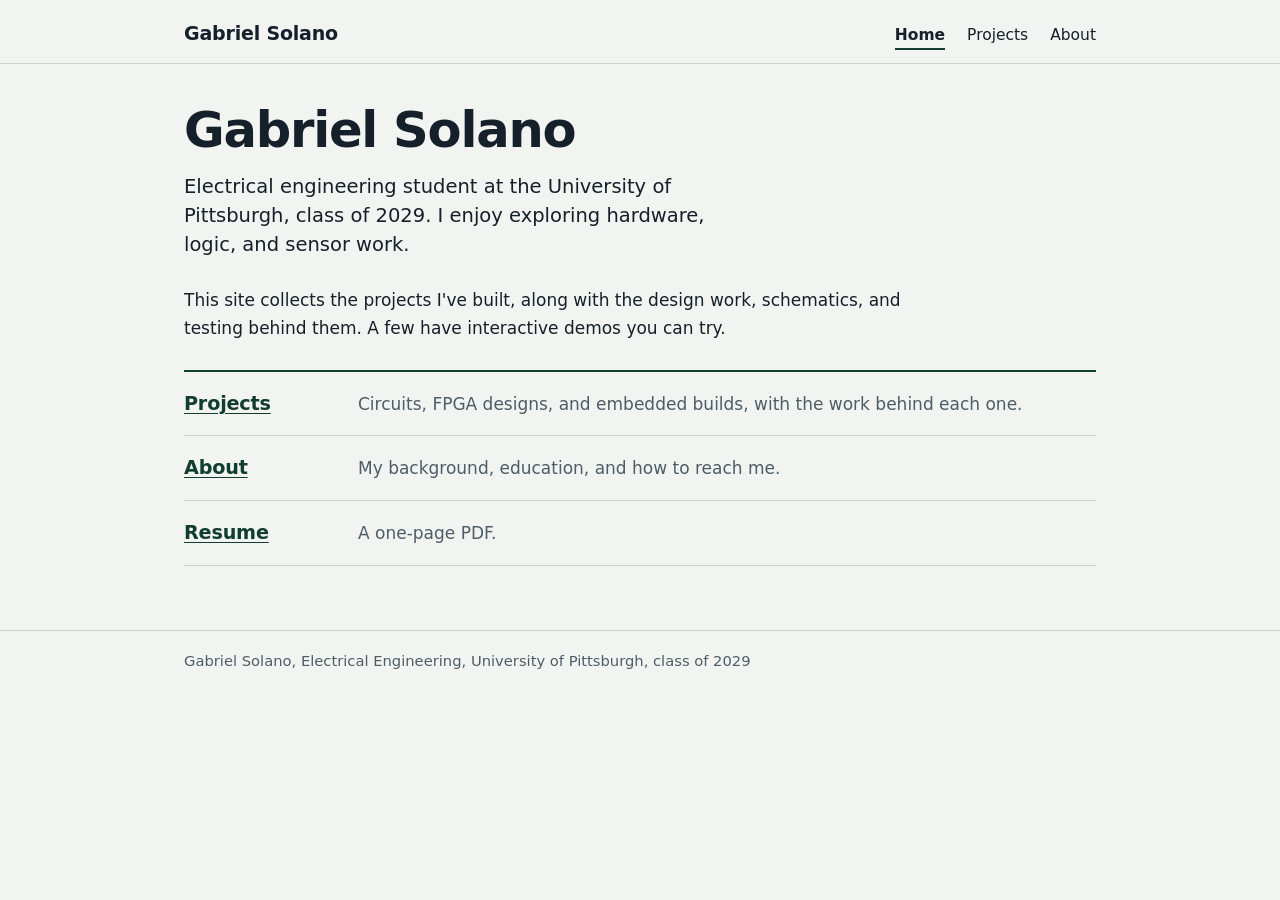
<file: index.html>
<!DOCTYPE html>
<html lang="en">
<head>
<meta charset="utf-8">
<meta name="viewport" content="width=device-width, initial-scale=1">
<title>Gabriel Solano | Portfolio</title>
<meta name="description" content="Projects by Gabriel Solano, electrical engineering student at the University of Pittsburgh.">
<link rel="stylesheet" href="style.css">
</head>
<body>
<a class="skip" href="#main">Skip to content</a>
<header class="site"><div class="wrap">
<a class="brand" href="index.html">Gabriel Solano</a>
<nav aria-label="Main"><ul><li><a href="index.html" aria-current="page">Home</a></li><li><a href="projects.html">Projects</a></li><li><a href="about.html">About</a></li></ul></nav>
</div></header>
<main id="main"><div class="wrap">
<h1>Gabriel Solano</h1>
<p class="lede">Electrical engineering student at the University of Pittsburgh, class of 2029. I enjoy exploring hardware, logic, and sensor work.</p>
<p>This site collects the projects I've built, along with the design work, schematics, and testing behind them. A few have interactive demos you can try.</p>
<ul class="quick">
<li><a href="projects.html">Projects</a><span>Circuits, FPGA designs, and embedded builds, with the work behind each one.</span></li>
<li><a href="about.html">About</a><span>My background, education, and how to reach me.</span></li>
<li><a href="Gabriel_Solano_Resume.pdf">Resume</a><span>A one-page PDF.</span></li>
</ul>
</div></main>
<footer class="site"><div class="wrap">Gabriel Solano, Electrical Engineering, University of Pittsburgh, class of 2029</div></footer>

</body>
</html>
</file>
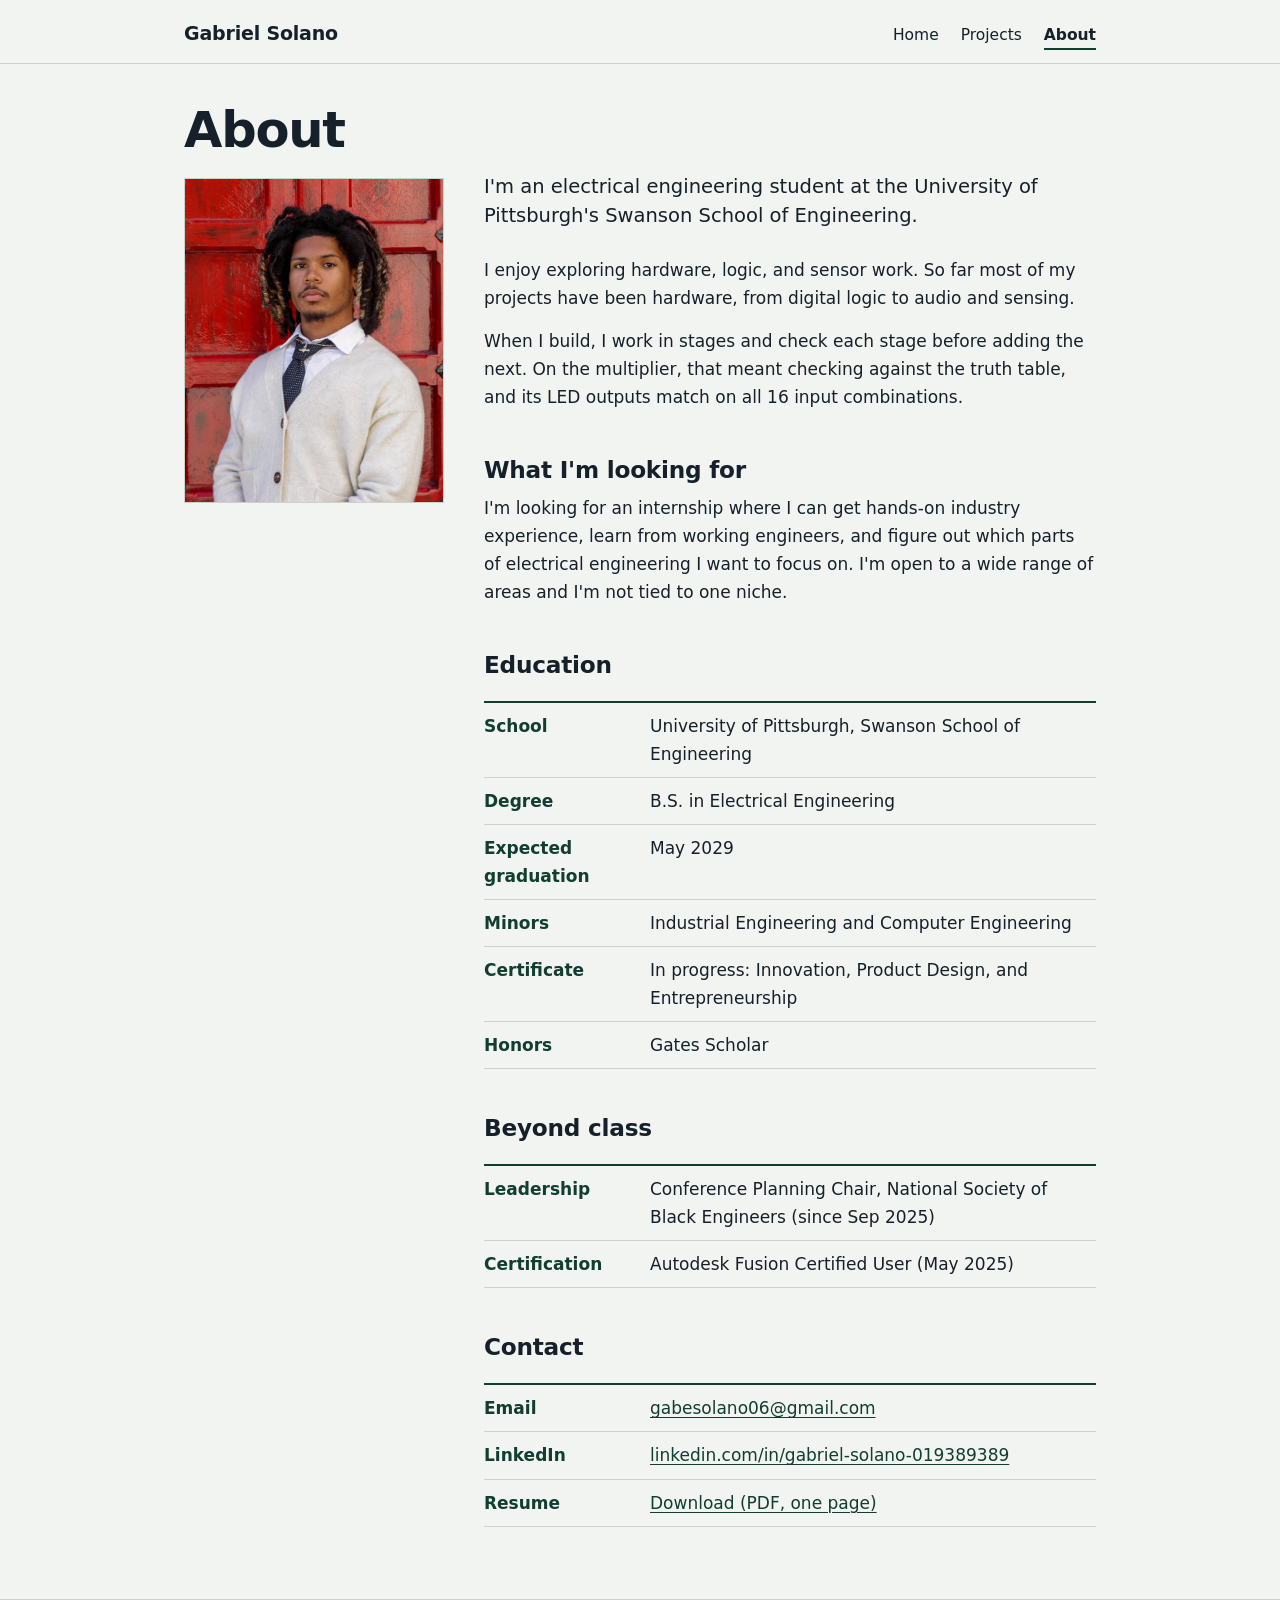
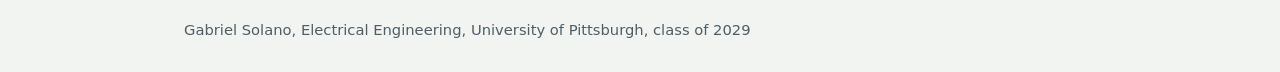
<file: about.html>
<!DOCTYPE html>
<html lang="en">
<head>
<meta charset="utf-8">
<meta name="viewport" content="width=device-width, initial-scale=1">
<title>About | Gabriel Solano</title>
<meta name="description" content="About Gabriel Solano, electrical engineering student at the University of Pittsburgh, expected graduation May 2029.">
<link rel="stylesheet" href="style.css">
</head>
<body>
<a class="skip" href="#main">Skip to content</a>
<header class="site"><div class="wrap">
<a class="brand" href="index.html">Gabriel Solano</a>
<nav aria-label="Main"><ul><li><a href="index.html">Home</a></li><li><a href="projects.html">Projects</a></li><li><a href="about.html" aria-current="page">About</a></li></ul></nav>
</div></header>
<main id="main"><div class="wrap">
<h1>About</h1>
<div class="about-grid">
<figure class="portrait"><img src="headshot.jpg" alt="Gabriel Solano in a white shirt, dark tie, and cream cardigan, standing in front of a red wooden door." width="800" height="939"></figure>
<div class="about-text">
<p class="lede">I'm an electrical engineering student at the University of Pittsburgh's Swanson School of Engineering.</p>
<p>I enjoy exploring hardware, logic, and sensor work. So far most of my projects have been hardware, from digital logic to audio and sensing.</p>
<p>When I build, I work in stages and check each stage before adding the next. On the multiplier, that meant checking against the truth table, and its LED outputs match on all 16 input combinations.</p>
<h2>What I'm looking for</h2>
<p>I'm looking for an internship where I can get hands-on industry experience, learn from working engineers, and figure out which parts of electrical engineering I want to focus on. I'm open to a wide range of areas and I'm not tied to one niche.</p>
<h2>Education</h2>
<dl class="facts"><div><dt>School</dt><dd>University of Pittsburgh, Swanson School of Engineering</dd></div><div><dt>Degree</dt><dd>B.S. in Electrical Engineering</dd></div><div><dt>Expected graduation</dt><dd>May 2029</dd></div><div><dt>Minors</dt><dd>Industrial Engineering and Computer Engineering</dd></div><div><dt>Certificate</dt><dd>In progress: Innovation, Product Design, and Entrepreneurship</dd></div><div><dt>Honors</dt><dd>Gates Scholar</dd></div></dl>
<h2>Beyond class</h2>
<dl class="facts"><div><dt>Leadership</dt><dd>Conference Planning Chair, National Society of Black Engineers (since Sep 2025)</dd></div><div><dt>Certification</dt><dd>Autodesk Fusion Certified User (May 2025)</dd></div></dl>
<h2>Contact</h2>
<dl class="facts"><div><dt>Email</dt><dd><a href="mailto:gabesolano06@gmail.com">gabesolano06@gmail.com</a></dd></div><div><dt>LinkedIn</dt><dd><a href="https://www.linkedin.com/in/gabriel-solano-019389389/">linkedin.com/in/gabriel-solano-019389389</a></dd></div><div><dt>Resume</dt><dd><a href="Gabriel_Solano_Resume.pdf">Download (PDF, one page)</a></dd></div></dl>
</div>
</div>
</div></main>
<footer class="site"><div class="wrap">Gabriel Solano, Electrical Engineering, University of Pittsburgh, class of 2029</div></footer>

</body>
</html>
</file>
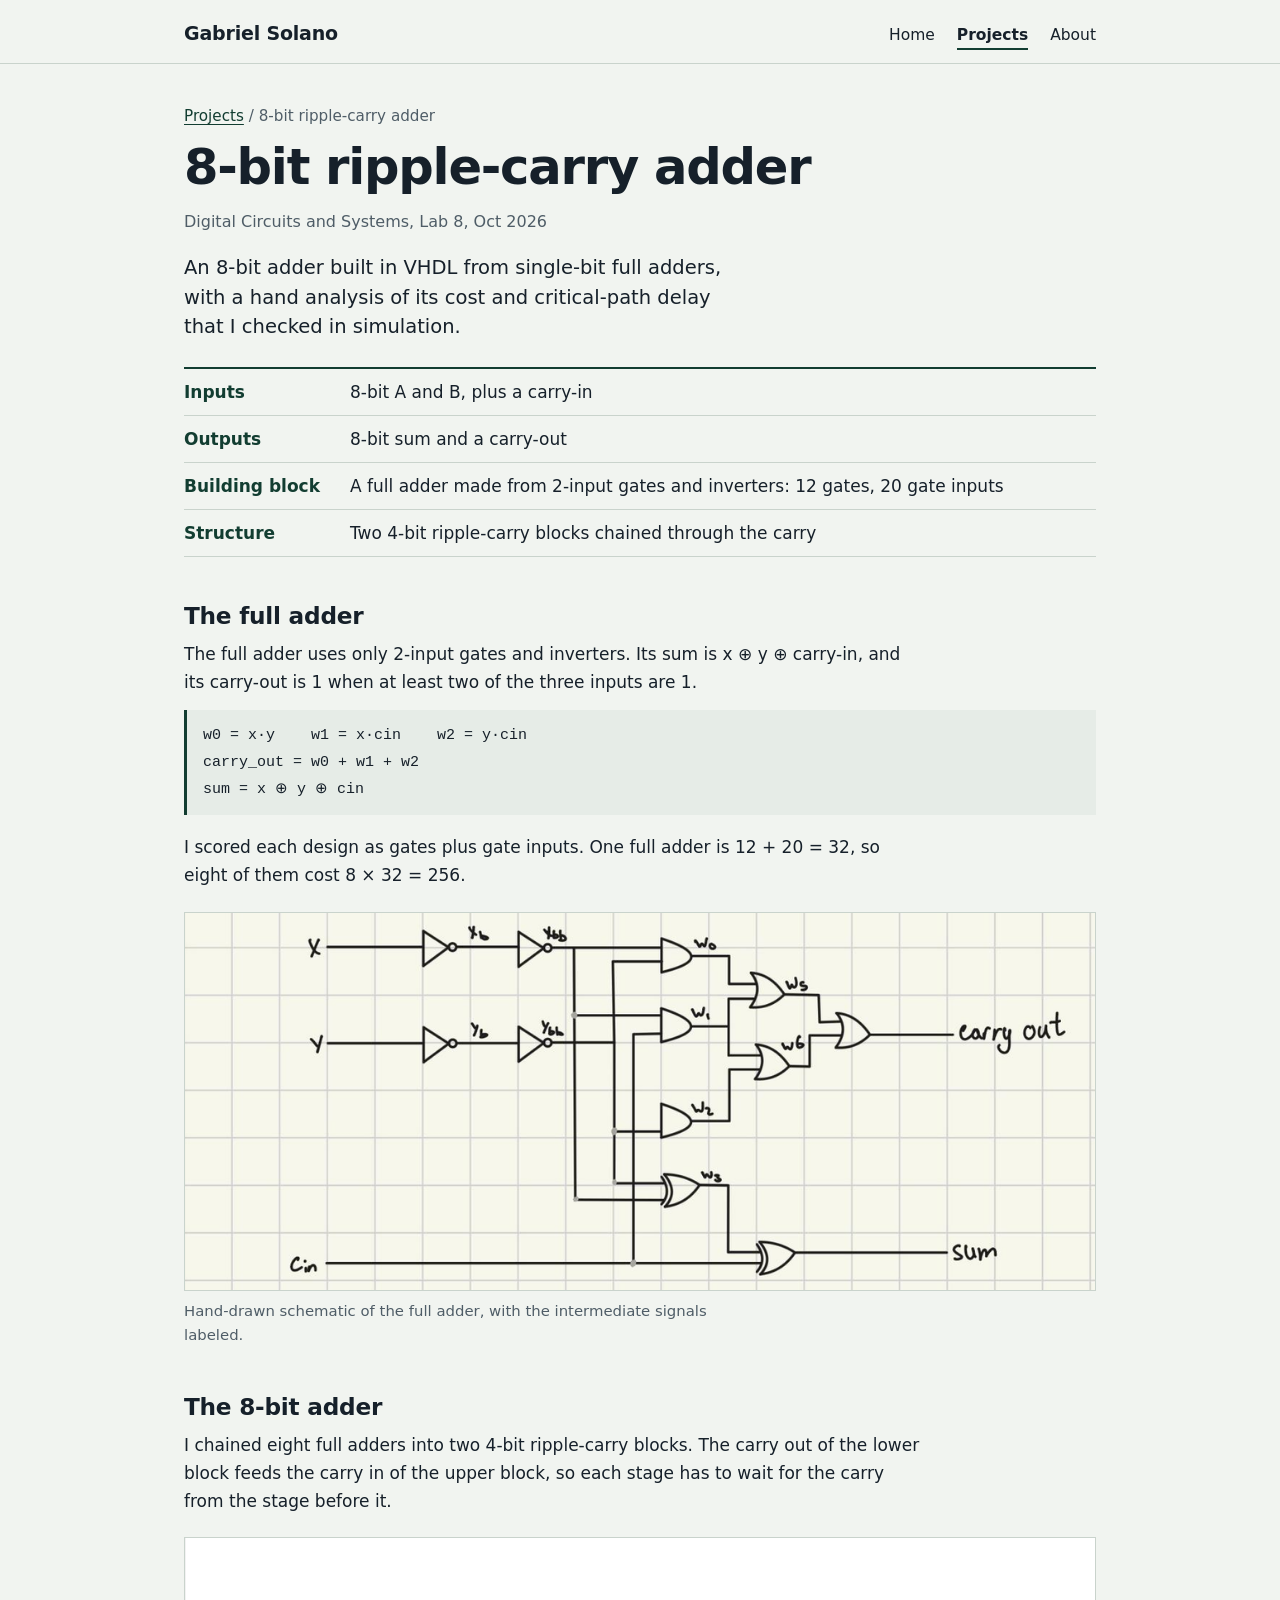
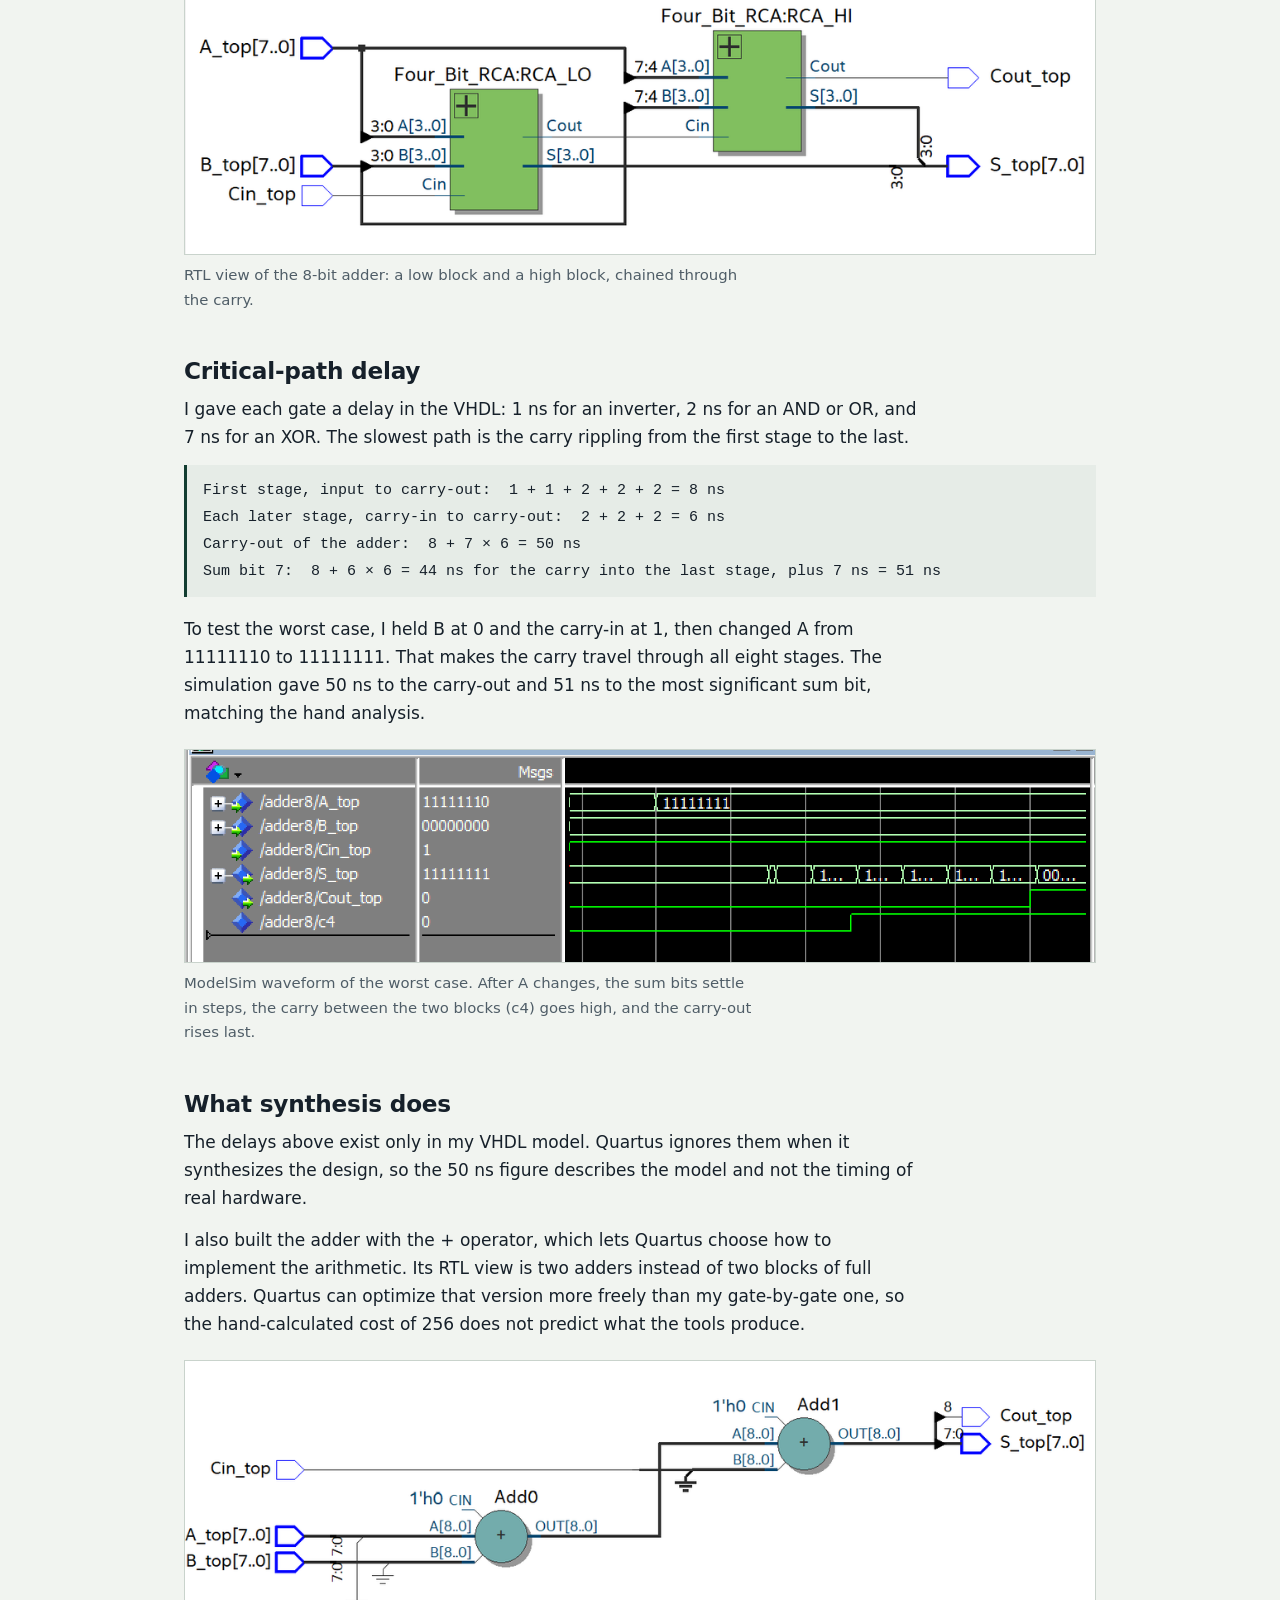
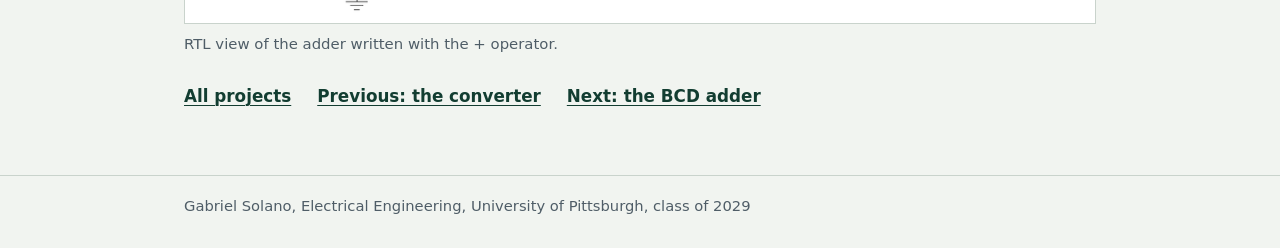
<file: adder.html>
<!DOCTYPE html>
<html lang="en">
<head>
<meta charset="utf-8">
<meta name="viewport" content="width=device-width, initial-scale=1">
<title>8-bit ripple-carry adder | Gabriel Solano</title>
<meta name="description" content="An 8-bit ripple-carry adder in VHDL with hand-calculated cost and critical-path delay checked in ModelSim.">
<link rel="stylesheet" href="style.css">
</head>
<body>
<a class="skip" href="#main">Skip to content</a>
<header class="site"><div class="wrap">
<a class="brand" href="index.html">Gabriel Solano</a>
<nav aria-label="Main"><ul><li><a href="index.html">Home</a></li><li><a href="projects.html" aria-current="page">Projects</a></li><li><a href="about.html">About</a></li></ul></nav>
</div></header>
<main id="main"><div class="wrap">
<p class="crumb"><a href="projects.html">Projects</a> / 8-bit ripple-carry adder</p>
<h1>8-bit ripple-carry adder</h1>
<p class="sub">Digital Circuits and Systems, Lab 8, Oct 2026</p>
<p class="lede">An 8-bit adder built in VHDL from single-bit full adders, with a hand analysis of its cost and critical-path delay that I checked in simulation.</p>
<dl class="facts"><div><dt>Inputs</dt><dd>8-bit A and B, plus a carry-in</dd></div><div><dt>Outputs</dt><dd>8-bit sum and a carry-out</dd></div><div><dt>Building block</dt><dd>A full adder made from 2-input gates and inverters: 12 gates, 20 gate inputs</dd></div><div><dt>Structure</dt><dd>Two 4-bit ripple-carry blocks chained through the carry</dd></div></dl>
<h2>The full adder</h2>
<p>The full adder uses only 2-input gates and inverters. Its sum is x ⊕ y ⊕ carry-in, and its carry-out is 1 when at least two of the three inputs are 1.</p>
<pre class="eq">w0 = x·y    w1 = x·cin    w2 = y·cin
carry_out = w0 + w1 + w2
sum = x ⊕ y ⊕ cin</pre>
<p>I scored each design as gates plus gate inputs. One full adder is 12 + 20 = 32, so eight of them cost 8 × 32 = 256.</p>
<figure><img src="adder-fulladder-sketch.png" alt="Hand-drawn gate schematic of the full adder with inputs x, y, and cin, intermediate signals w0 to w6, and outputs carry out and sum." loading="lazy"><figcaption>Hand-drawn schematic of the full adder, with the intermediate signals labeled.</figcaption></figure>
<h2>The 8-bit adder</h2>
<p>I chained eight full adders into two 4-bit ripple-carry blocks. The carry out of the lower block feeds the carry in of the upper block, so each stage has to wait for the carry from the stage before it.</p>
<figure><img src="adder-rtl-structural.png" alt="RTL viewer diagram with two 4-bit ripple-carry blocks. The lower block takes the low four bits of A and B and the carry-in, and its carry-out feeds the upper block, which produces the carry-out and the upper sum bits." loading="lazy"><figcaption>RTL view of the 8-bit adder: a low block and a high block, chained through the carry.</figcaption></figure>
<h2>Critical-path delay</h2>
<p>I gave each gate a delay in the VHDL: 1 ns for an inverter, 2 ns for an AND or OR, and 7 ns for an XOR. The slowest path is the carry rippling from the first stage to the last.</p>
<pre class="eq">First stage, input to carry-out:  1 + 1 + 2 + 2 + 2 = 8 ns
Each later stage, carry-in to carry-out:  2 + 2 + 2 = 6 ns
Carry-out of the adder:  8 + 7 × 6 = 50 ns
Sum bit 7:  8 + 6 × 6 = 44 ns for the carry into the last stage, plus 7 ns = 51 ns</pre>
<p>To test the worst case, I held B at 0 and the carry-in at 1, then changed A from 11111110 to 11111111. That makes the carry travel through all eight stages. The simulation gave 50 ns to the carry-out and 51 ns to the most significant sum bit, matching the hand analysis.</p>
<figure><img src="adder-critical-path.png" alt="ModelSim waveform with A_top, B_top, Cin_top, S_top, Cout_top, and c4. After A_top changes from 11111110 to 11111111, the sum bits settle in steps, c4 goes high, and Cout_top goes high last." loading="lazy"><figcaption>ModelSim waveform of the worst case. After A changes, the sum bits settle in steps, the carry between the two blocks (c4) goes high, and the carry-out rises last.</figcaption></figure>
<h2>What synthesis does</h2>
<p>The delays above exist only in my VHDL model. Quartus ignores them when it synthesizes the design, so the 50 ns figure describes the model and not the timing of real hardware.</p>
<p>I also built the adder with the + operator, which lets Quartus choose how to implement the arithmetic. Its RTL view is two adders instead of two blocks of full adders. Quartus can optimize that version more freely than my gate-by-gate one, so the hand-calculated cost of 256 does not predict what the tools produce.</p>
<figure><img src="adder-rtl-operator.png" alt="RTL viewer diagram with two adder blocks. A_top and B_top feed the first adder, and the carry-in feeds the second adder, which produces the sum and carry-out." loading="lazy"><figcaption>RTL view of the adder written with the + operator.</figcaption></figure>
<ul class="links"><li><a href="projects.html">All projects</a></li><li><a href="converter.html">Previous: the converter</a></li><li><a href="bcd-adder.html">Next: the BCD adder</a></li></ul>
</div></main>
<footer class="site"><div class="wrap">Gabriel Solano, Electrical Engineering, University of Pittsburgh, class of 2029</div></footer>

</body>
</html>
</file>
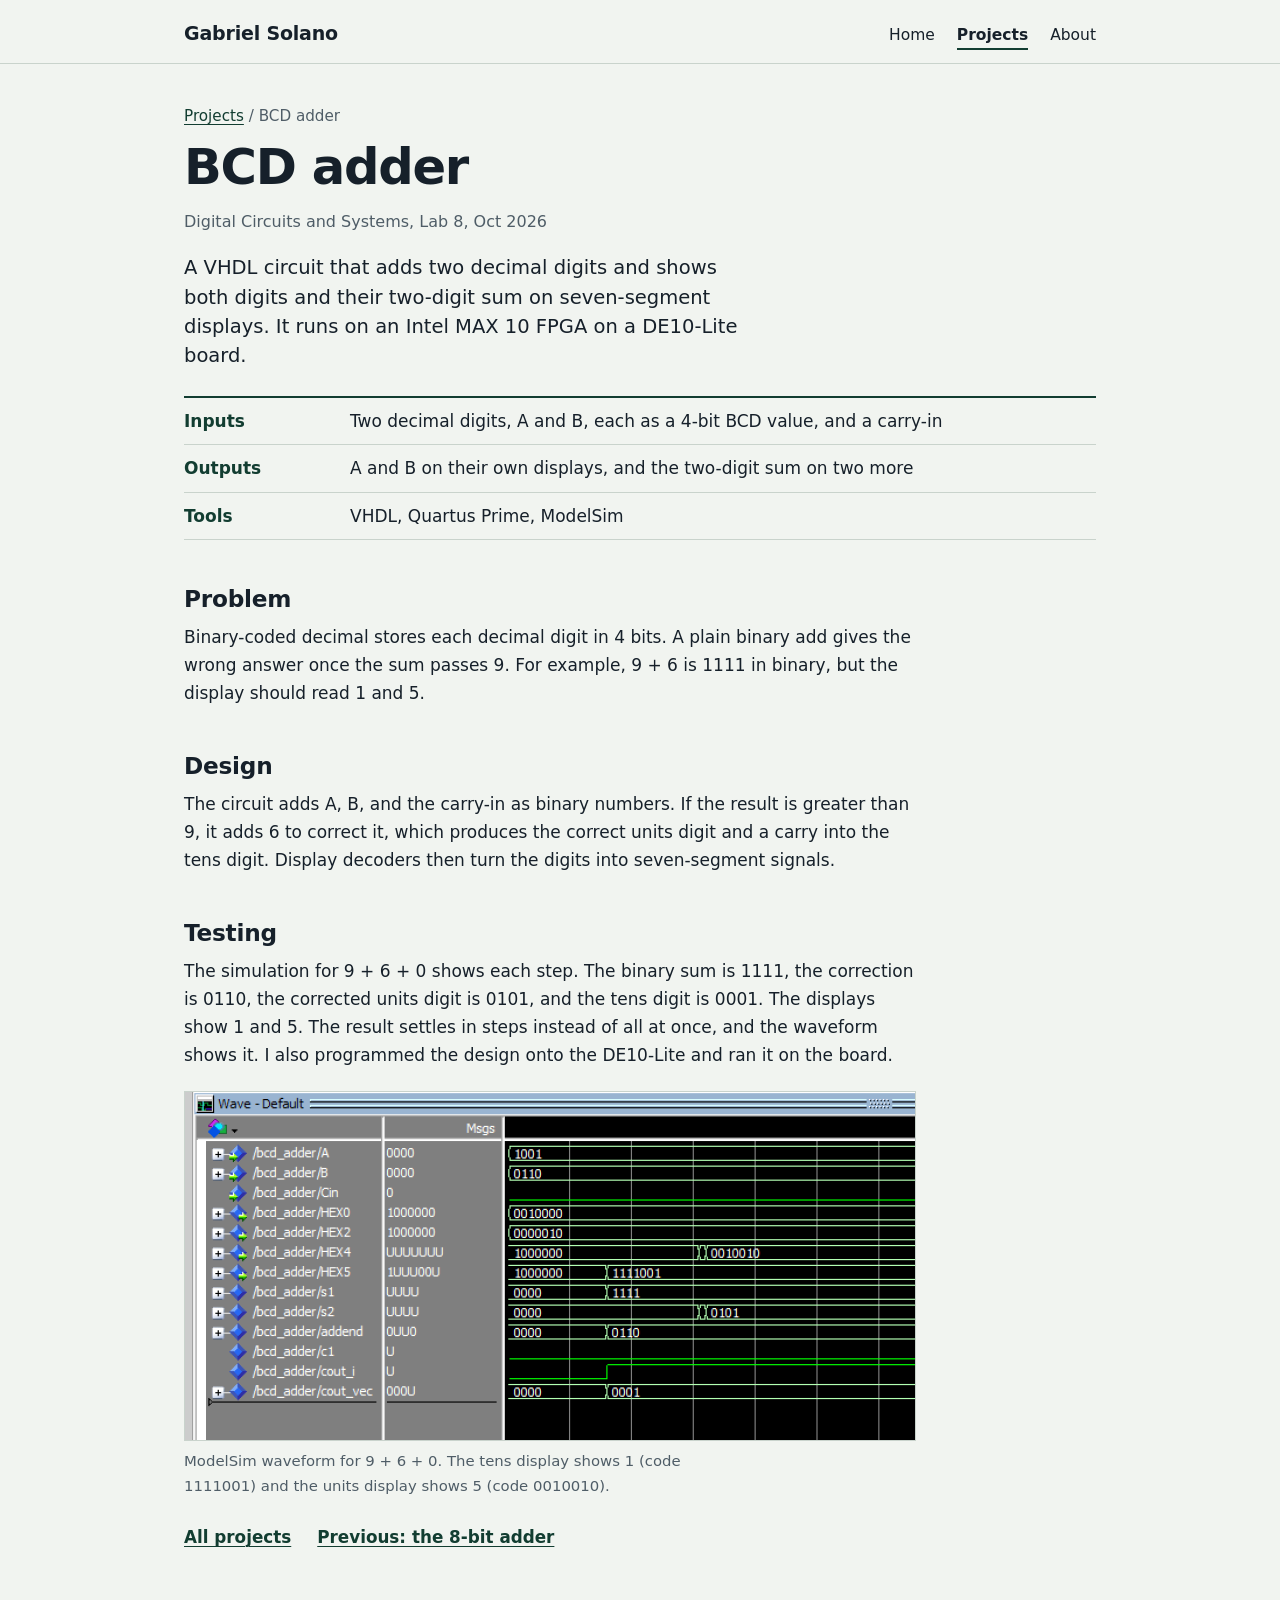
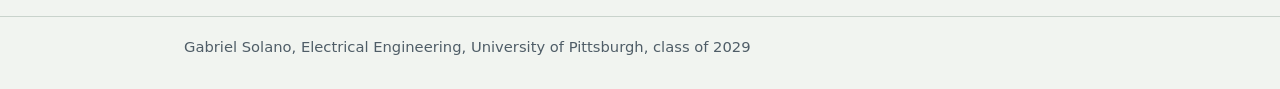
<file: bcd-adder.html>
<!DOCTYPE html>
<html lang="en">
<head>
<meta charset="utf-8">
<meta name="viewport" content="width=device-width, initial-scale=1">
<title>BCD adder | Gabriel Solano</title>
<meta name="description" content="A VHDL BCD adder that adds two decimal digits and shows the two-digit sum on seven-segment displays on an Intel MAX 10 FPGA.">
<link rel="stylesheet" href="style.css">
</head>
<body>
<a class="skip" href="#main">Skip to content</a>
<header class="site"><div class="wrap">
<a class="brand" href="index.html">Gabriel Solano</a>
<nav aria-label="Main"><ul><li><a href="index.html">Home</a></li><li><a href="projects.html" aria-current="page">Projects</a></li><li><a href="about.html">About</a></li></ul></nav>
</div></header>
<main id="main"><div class="wrap">
<p class="crumb"><a href="projects.html">Projects</a> / BCD adder</p>
<h1>BCD adder</h1>
<p class="sub">Digital Circuits and Systems, Lab 8, Oct 2026</p>
<p class="lede">A VHDL circuit that adds two decimal digits and shows both digits and their two-digit sum on seven-segment displays. It runs on an Intel MAX 10 FPGA on a DE10-Lite board.</p>
<dl class="facts"><div><dt>Inputs</dt><dd>Two decimal digits, A and B, each as a 4-bit BCD value, and a carry-in</dd></div><div><dt>Outputs</dt><dd>A and B on their own displays, and the two-digit sum on two more</dd></div><div><dt>Tools</dt><dd>VHDL, Quartus Prime, ModelSim</dd></div></dl>
<h2>Problem</h2>
<p>Binary-coded decimal stores each decimal digit in 4 bits. A plain binary add gives the wrong answer once the sum passes 9. For example, 9 + 6 is 1111 in binary, but the display should read 1 and 5.</p>
<h2>Design</h2>
<p>The circuit adds A, B, and the carry-in as binary numbers. If the result is greater than 9, it adds 6 to correct it, which produces the correct units digit and a carry into the tens digit. Display decoders then turn the digits into seven-segment signals.</p>
<h2>Testing</h2>
<p>The simulation for 9 + 6 + 0 shows each step. The binary sum is 1111, the correction is 0110, the corrected units digit is 0101, and the tens digit is 0001. The displays show 1 and 5. The result settles in steps instead of all at once, and the waveform shows it. I also programmed the design onto the DE10-Lite and ran it on the board.</p>
<figure><img src="bcd-sim.png" alt="ModelSim waveform for 9 plus 6 with carry-in 0. A is 1001 and B is 0110. The binary sum s1 becomes 1111, the correction addend becomes 0110, the corrected units digit s2 becomes 0101, and the tens digit becomes 0001." loading="lazy"><figcaption>ModelSim waveform for 9 + 6 + 0. The tens display shows 1 (code 1111001) and the units display shows 5 (code 0010010).</figcaption></figure>
<ul class="links"><li><a href="projects.html">All projects</a></li><li><a href="adder.html">Previous: the 8-bit adder</a></li></ul>
</div></main>
<footer class="site"><div class="wrap">Gabriel Solano, Electrical Engineering, University of Pittsburgh, class of 2029</div></footer>

</body>
</html>
</file>
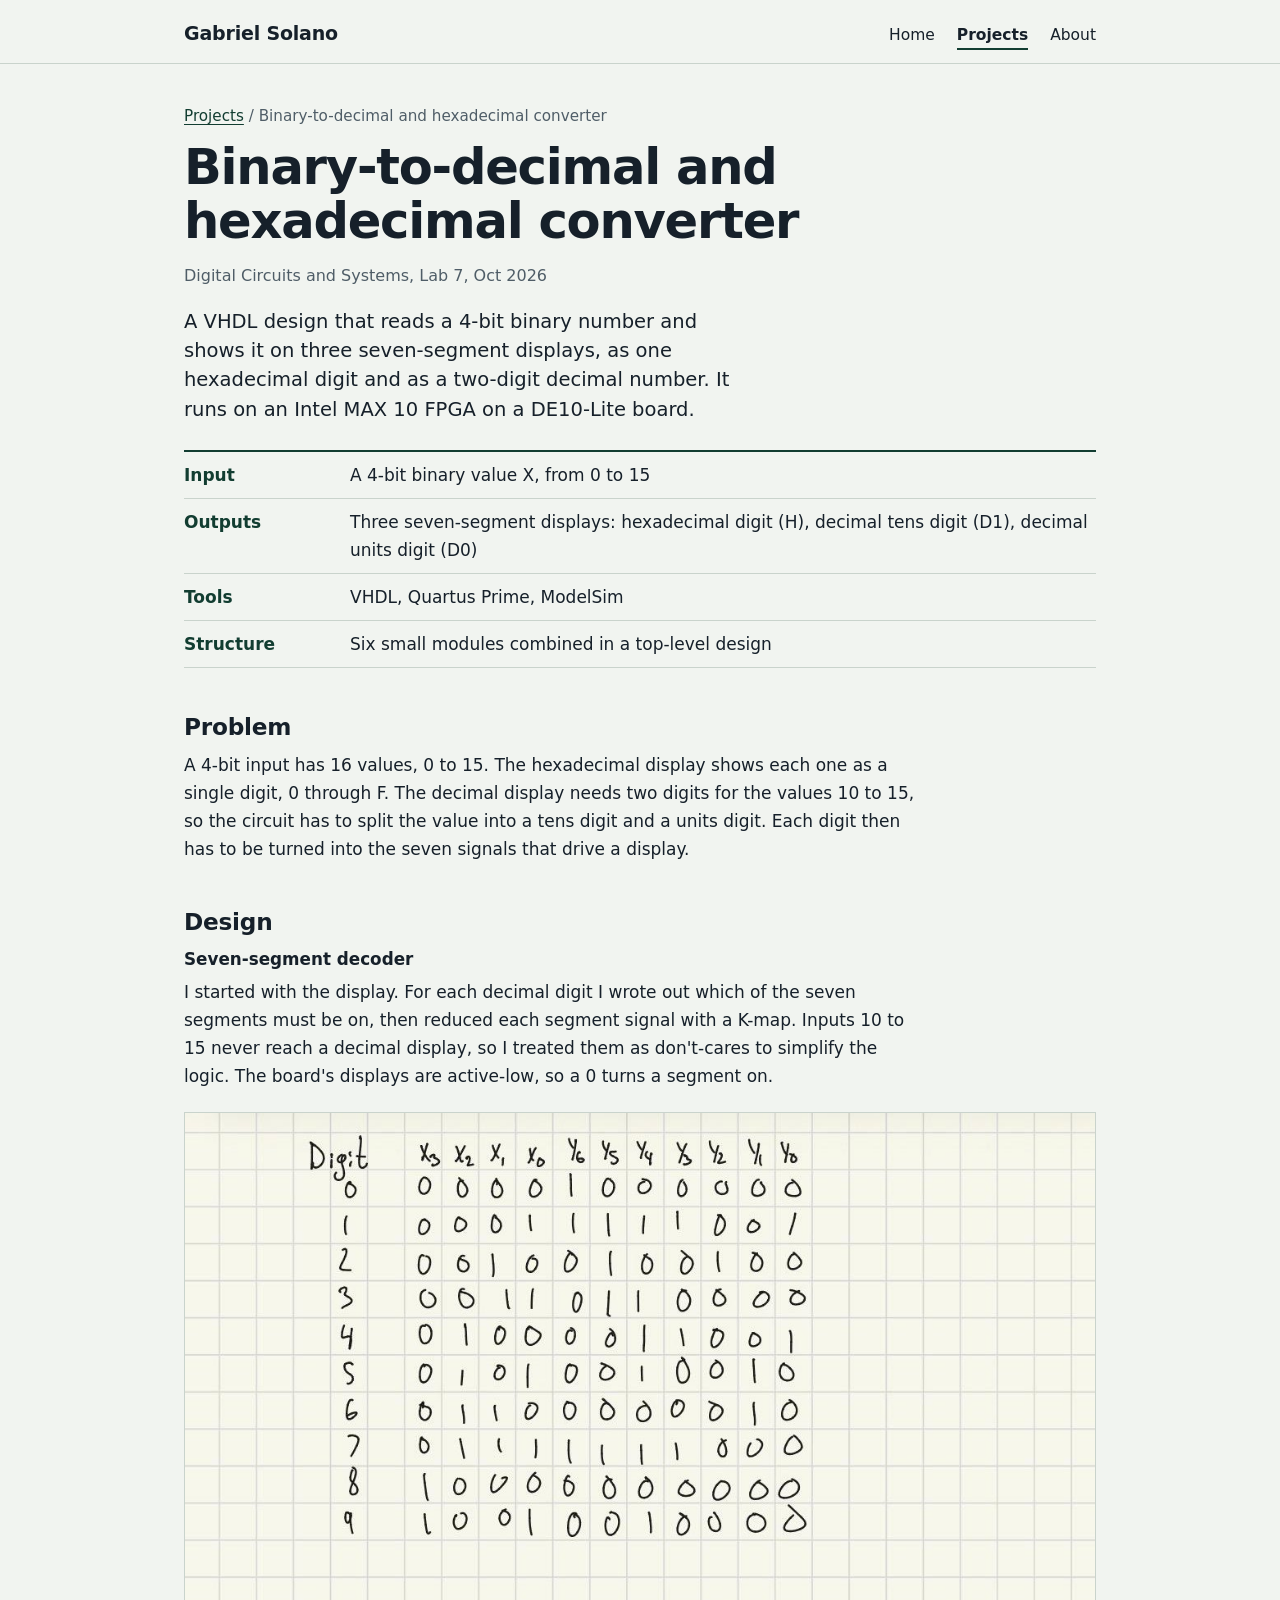
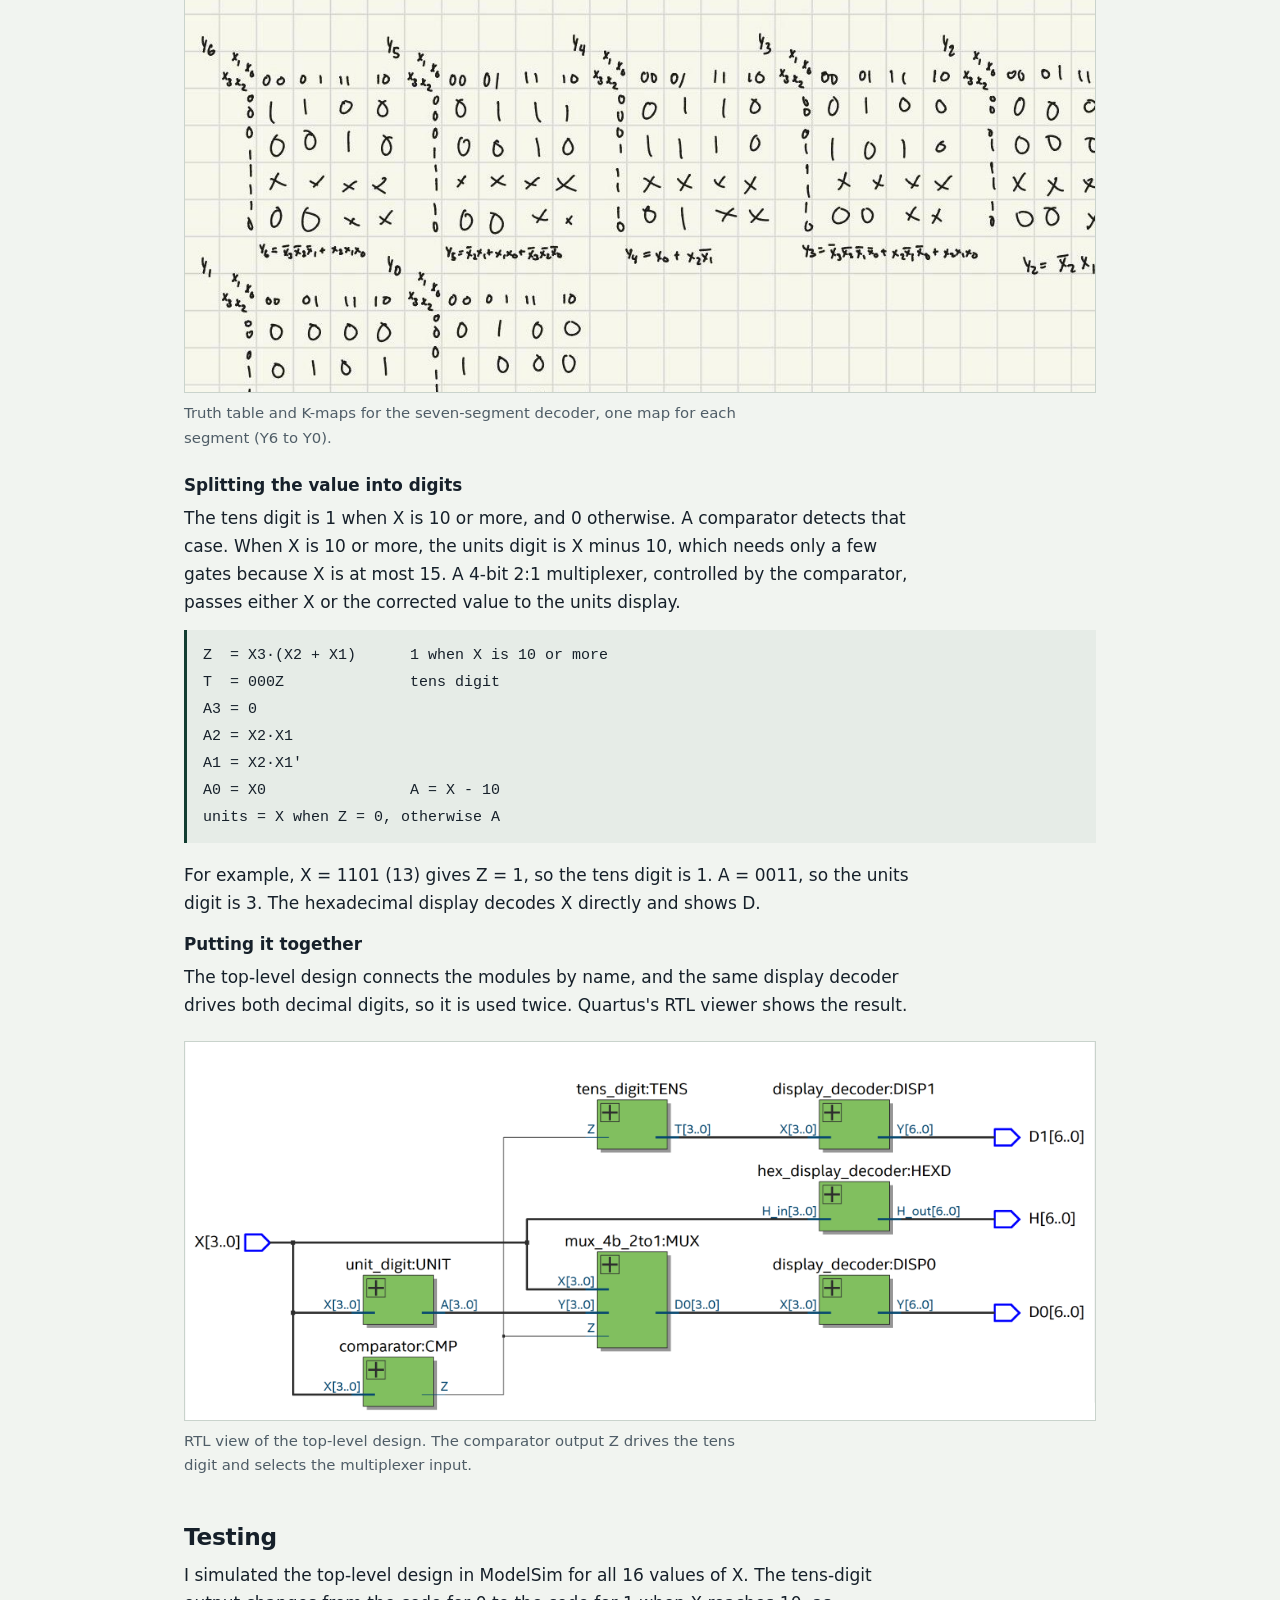
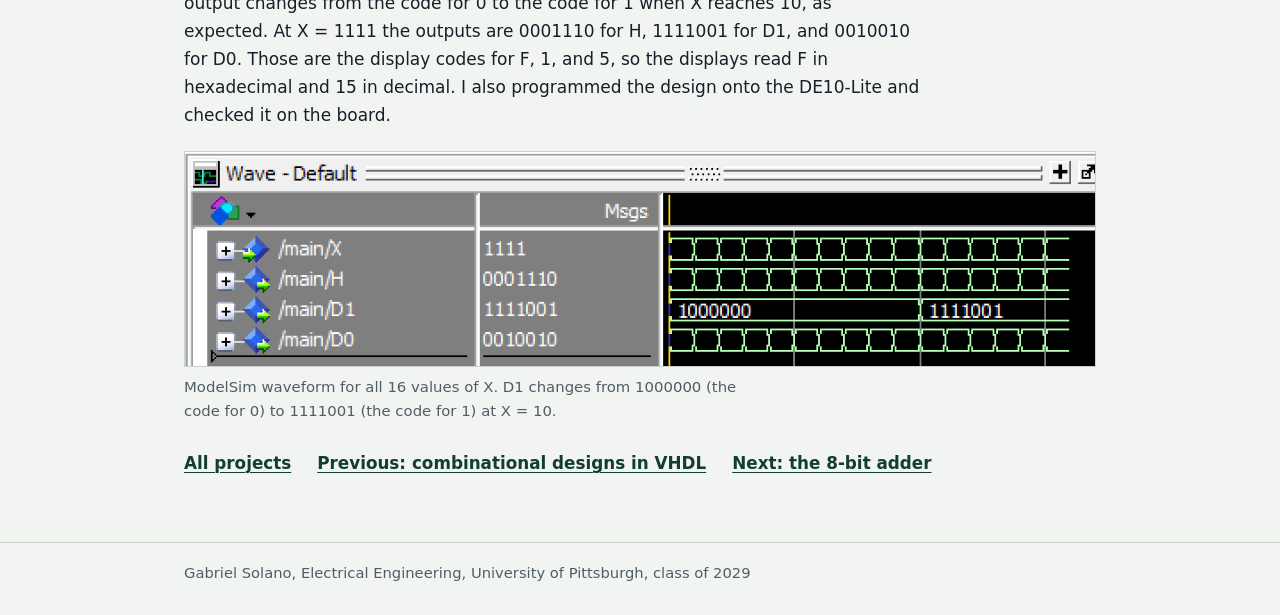
<file: converter.html>
<!DOCTYPE html>
<html lang="en">
<head>
<meta charset="utf-8">
<meta name="viewport" content="width=device-width, initial-scale=1">
<title>Binary-to-decimal and hexadecimal converter | Gabriel Solano</title>
<meta name="description" content="A VHDL binary-to-decimal and hexadecimal converter on an Intel MAX 10 FPGA, with K-maps, RTL view, and simulation.">
<link rel="stylesheet" href="style.css">
</head>
<body>
<a class="skip" href="#main">Skip to content</a>
<header class="site"><div class="wrap">
<a class="brand" href="index.html">Gabriel Solano</a>
<nav aria-label="Main"><ul><li><a href="index.html">Home</a></li><li><a href="projects.html" aria-current="page">Projects</a></li><li><a href="about.html">About</a></li></ul></nav>
</div></header>
<main id="main"><div class="wrap">
<p class="crumb"><a href="projects.html">Projects</a> / Binary-to-decimal and hexadecimal converter</p>
<h1>Binary-to-decimal and hexadecimal converter</h1>
<p class="sub">Digital Circuits and Systems, Lab 7, Oct 2026</p>
<p class="lede">A VHDL design that reads a 4-bit binary number and shows it on three seven-segment displays, as one hexadecimal digit and as a two-digit decimal number. It runs on an Intel MAX 10 FPGA on a DE10-Lite board.</p>
<dl class="facts"><div><dt>Input</dt><dd>A 4-bit binary value X, from 0 to 15</dd></div><div><dt>Outputs</dt><dd>Three seven-segment displays: hexadecimal digit (H), decimal tens digit (D1), decimal units digit (D0)</dd></div><div><dt>Tools</dt><dd>VHDL, Quartus Prime, ModelSim</dd></div><div><dt>Structure</dt><dd>Six small modules combined in a top-level design</dd></div></dl>
<h2>Problem</h2>
<p>A 4-bit input has 16 values, 0 to 15. The hexadecimal display shows each one as a single digit, 0 through F. The decimal display needs two digits for the values 10 to 15, so the circuit has to split the value into a tens digit and a units digit. Each digit then has to be turned into the seven signals that drive a display.</p>
<h2>Design</h2>
<h3>Seven-segment decoder</h3>
<p>I started with the display. For each decimal digit I wrote out which of the seven segments must be on, then reduced each segment signal with a K-map. Inputs 10 to 15 never reach a decimal display, so I treated them as don't-cares to simplify the logic. The board's displays are active-low, so a 0 turns a segment on.</p>
<figure><img src="converter-kmaps.jpg" alt="Hand-drawn truth table for the digits 0 to 9 and seven K-maps, one for each display segment Y6 to Y0, with the simplified equation under each map." loading="lazy"><figcaption>Truth table and K-maps for the seven-segment decoder, one map for each segment (Y6 to Y0).</figcaption></figure>
<h3>Splitting the value into digits</h3>
<p>The tens digit is 1 when X is 10 or more, and 0 otherwise. A comparator detects that case. When X is 10 or more, the units digit is X minus 10, which needs only a few gates because X is at most 15. A 4-bit 2:1 multiplexer, controlled by the comparator, passes either X or the corrected value to the units display.</p>
<pre class="eq">Z  = X3·(X2 + X1)      1 when X is 10 or more
T  = 000Z              tens digit
A3 = 0
A2 = X2·X1
A1 = X2·X1'
A0 = X0                A = X - 10
units = X when Z = 0, otherwise A</pre>
<p>For example, X = 1101 (13) gives Z = 1, so the tens digit is 1. A = 0011, so the units digit is 3. The hexadecimal display decodes X directly and shows D.</p>
<h3>Putting it together</h3>
<p>The top-level design connects the modules by name, and the same display decoder drives both decimal digits, so it is used twice. Quartus's RTL viewer shows the result.</p>
<figure><img src="converter-rtl.png" alt="RTL viewer block diagram. Input X[3..0] feeds a comparator, a unit-digit circuit, a 4-bit 2:1 multiplexer, and a hexadecimal display decoder. The comparator output Z feeds a tens-digit module and the multiplexer select input. Two display decoders produce outputs D1 and D0, and the hexadecimal decoder produces H." loading="lazy"><figcaption>RTL view of the top-level design. The comparator output Z drives the tens digit and selects the multiplexer input.</figcaption></figure>
<h2>Testing</h2>
<p>I simulated the top-level design in ModelSim for all 16 values of X. The tens-digit output changes from the code for 0 to the code for 1 when X reaches 10, as expected. At X = 1111 the outputs are 0001110 for H, 1111001 for D1, and 0010010 for D0. Those are the display codes for F, 1, and 5, so the displays read F in hexadecimal and 15 in decimal. I also programmed the design onto the DE10-Lite and checked it on the board.</p>
<figure><img src="converter-sim.png" alt="ModelSim waveform of the top-level design for all 16 values of X, with signals X, H, D1, and D0. The D1 signal shows 1000000 for the first ten values and 1111001 after that." loading="lazy"><figcaption>ModelSim waveform for all 16 values of X. D1 changes from 1000000 (the code for 0) to 1111001 (the code for 1) at X = 10.</figcaption></figure>
<ul class="links"><li><a href="projects.html">All projects</a></li><li><a href="vhdl-basics.html">Previous: combinational designs in VHDL</a></li><li><a href="adder.html">Next: the 8-bit adder</a></li></ul>
</div></main>
<footer class="site"><div class="wrap">Gabriel Solano, Electrical Engineering, University of Pittsburgh, class of 2029</div></footer>

</body>
</html>
</file>
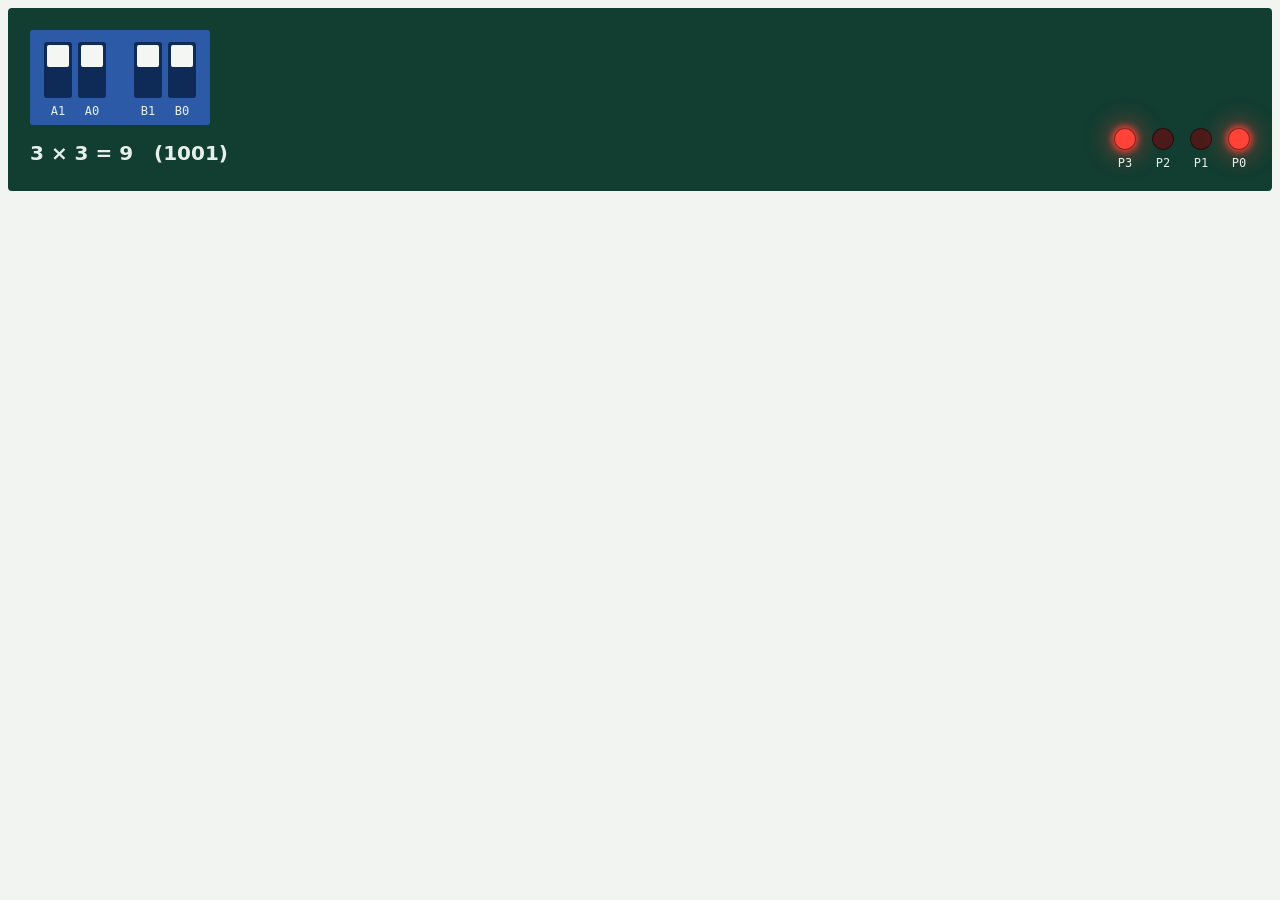
<file: multiplier-demo.html>
<!DOCTYPE html>
<html lang="en">
<head>
<meta charset="utf-8">
<meta name="viewport" content="width=device-width, initial-scale=1">
<title>Two-bit multiplier demo</title>
<style>
  *{box-sizing:border-box}
  body{margin:0;padding:8px;font-family:"Segoe UI",system-ui,-apple-system,Roboto,Helvetica,Arial,sans-serif;color:#16202A;background:#F1F4F0}
  .board{background:#123D31;color:#E6F0EA;border-radius:4px;padding:22px;display:flex;flex-wrap:wrap;gap:24px;justify-content:space-between;align-items:flex-end}
  .dip{display:inline-flex;align-items:flex-end;gap:6px;background:#2D5AA6;padding:12px 14px 8px;border-radius:3px}
  .gap{width:16px}
  .cell,.led-cell{display:flex;flex-direction:column;align-items:center;gap:7px}
  .sig{font:12px/1 Consolas,Menlo,monospace}
  .sw{position:relative;width:28px;height:56px;padding:0;border:0;border-radius:3px;background:#0E2B57;cursor:pointer}
  .knob{position:absolute;left:3px;right:3px;top:3px;height:22px;background:#F4F6F3;border-radius:2px;transform:translateY(28px);transition:transform .12s}
  .sw[aria-checked="true"] .knob{transform:translateY(0)}
  .outs{display:flex;gap:16px}
  .led{width:22px;height:22px;border-radius:50%;background:#4A1B19;border:1px solid rgba(0,0,0,.45)}
  .led.on{background:#FF4338;box-shadow:0 0 6px 2px rgba(255,67,56,.85),0 0 22px 7px rgba(255,67,56,.4)}
  .readout{margin:16px 0 0;font-size:20px;font-weight:700;min-height:1.4em;white-space:pre}
  pre{margin:16px 0 0;padding-left:12px;border-left:3px solid #123D31;font:13.5px/1.7 Consolas,Menlo,monospace}
  p.note{margin:10px 0 0;font-size:13px;color:#4F5D67}
  @media (prefers-reduced-motion:reduce){.knob{transition:none}}
  button:focus-visible{outline:3px solid #FFD95A;outline-offset:2px}
</style>
</head>
<body>
<div class="board">
  <div>
    <div class="dip" role="group" aria-label="Input switches" id="dip"></div>
    <p class="readout" id="readout" aria-live="polite"></p>
  </div>
  <div class="outs" role="group" aria-label="Product LEDs" id="outs"></div>
</div>
<script>
const names=["A1","A0","B1","B0"], st=[1,1,1,1];
function logic(a1,a0,b1,b0){const p0=a0&b0,a=a1&b1;return{p0,p1:(a1&b0)^(a0&b1),p2:a&(p0^1),p3:a&p0}}
const dip=document.getElementById("dip"), outs=document.getElementById("outs"), ro=document.getElementById("readout");
const btns=names.map((n,i)=>{
  if(i===2){const g=document.createElement("span");g.className="gap";dip.appendChild(g)}
  const c=document.createElement("div");c.className="cell";
  const b=document.createElement("button");b.className="sw";b.type="button";b.setAttribute("role","switch");b.setAttribute("aria-label","Switch "+n);
  b.innerHTML='<span class="knob"></span>';b.onclick=()=>{st[i]^=1;draw()};
  const s=document.createElement("span");s.className="sig";s.textContent=n;c.append(b,s);dip.appendChild(c);return b});
const leds=["P3","P2","P1","P0"].map(n=>{
  const c=document.createElement("div");c.className="led-cell";
  const l=document.createElement("span");l.className="led";l.setAttribute("role","img");
  const s=document.createElement("span");s.className="sig";s.textContent=n;c.append(l,s);outs.appendChild(c);return l});
function draw(){
  btns.forEach((b,i)=>b.setAttribute("aria-checked",st[i]?"true":"false"));
  const p=logic(...st),v=[p.p3,p.p2,p.p1,p.p0];
  v.forEach((x,i)=>{leds[i].classList.toggle("on",!!x);leds[i].setAttribute("aria-label",["P3","P2","P1","P0"][i]+(x?" on":" off"))});
  const A=st[0]*2+st[1],B=st[2]*2+st[3],P=v[0]*8+v[1]*4+v[2]*2+v[3];
  ro.textContent=A+" × "+B+" = "+P+"   ("+v.join("")+")";
}
for(let n=0;n<16;n++){const a=[(n>>3)&1,(n>>2)&1,(n>>1)&1,n&1],p=logic(...a);
  console.assert(p.p3*8+p.p2*4+p.p1*2+p.p0===(a[0]*2+a[1])*(a[2]*2+a[3]),"mismatch",a)}
draw();

(function(){function sz(){parent.postMessage({demoHeight:document.body.offsetHeight},"*")}
addEventListener("load",sz);addEventListener("resize",sz);if(window.ResizeObserver)new ResizeObserver(sz).observe(document.body)})();
</script>
</body>
</html>
</file>
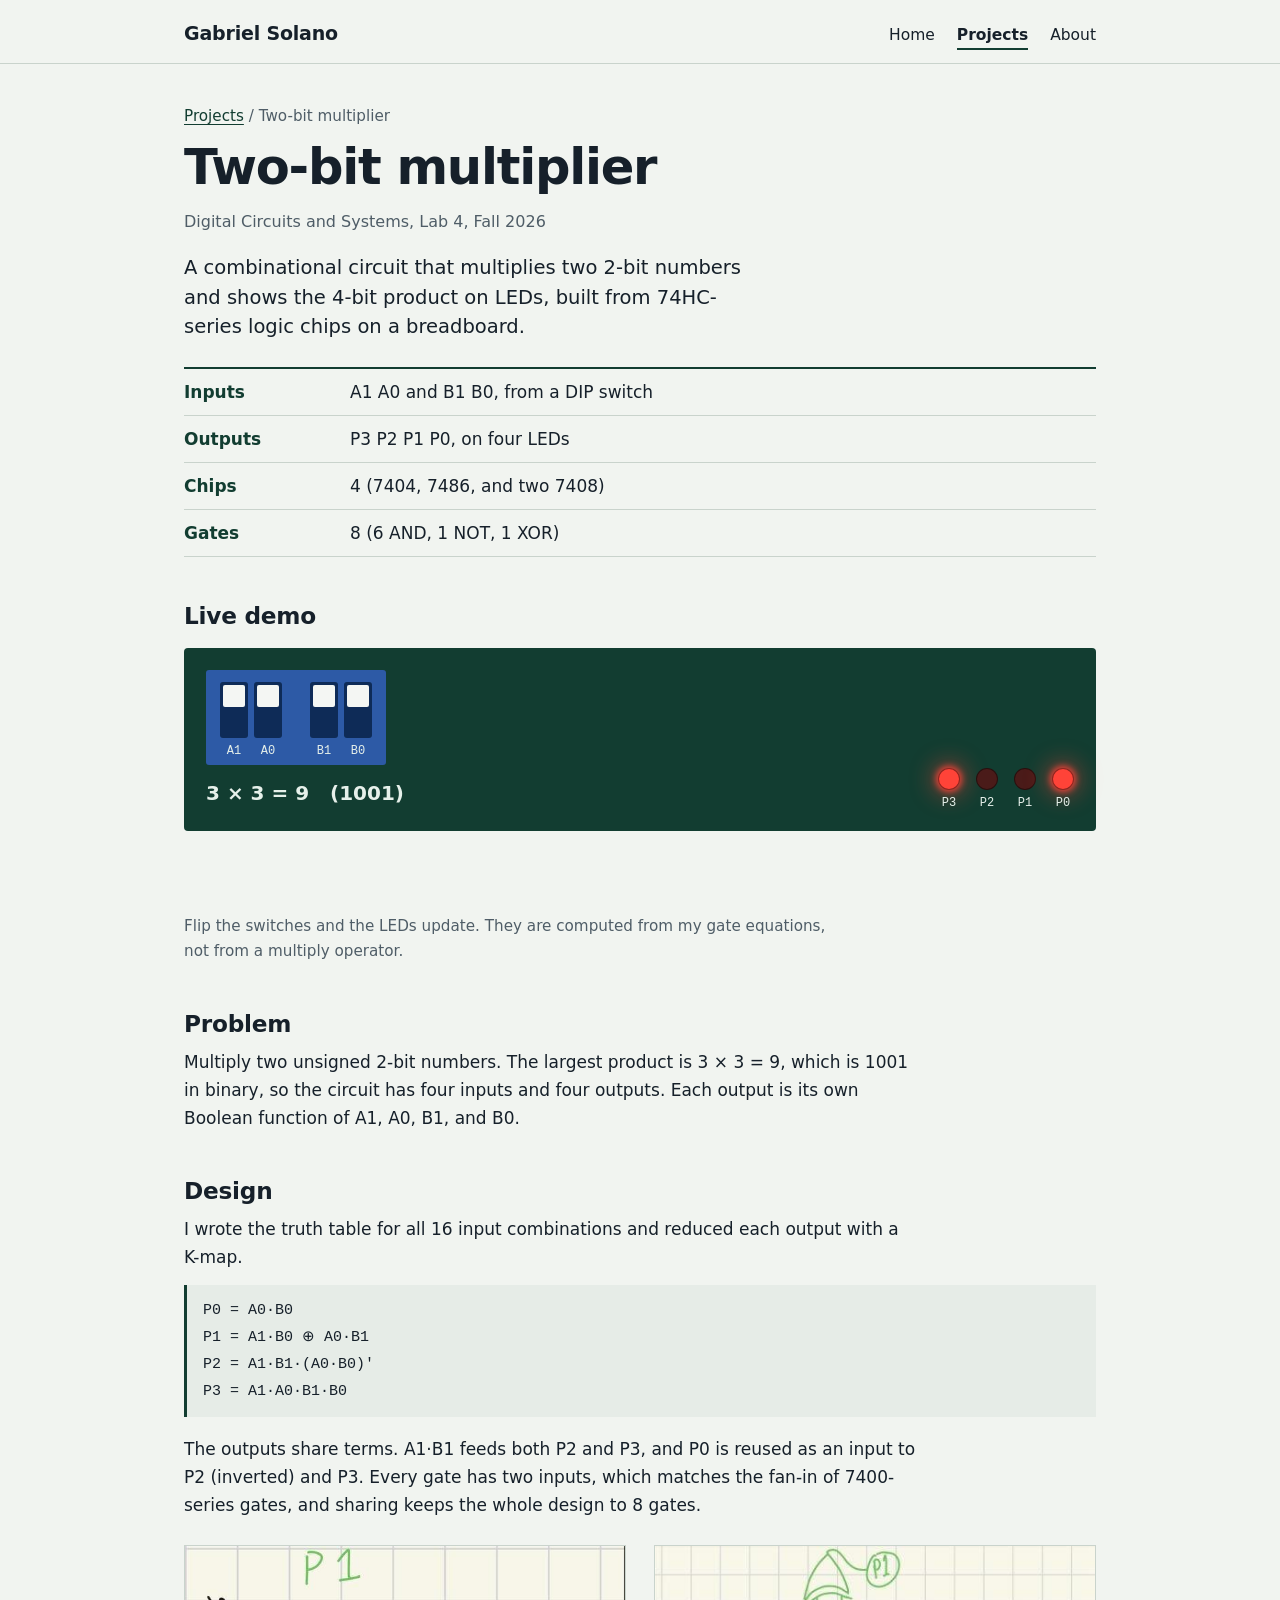
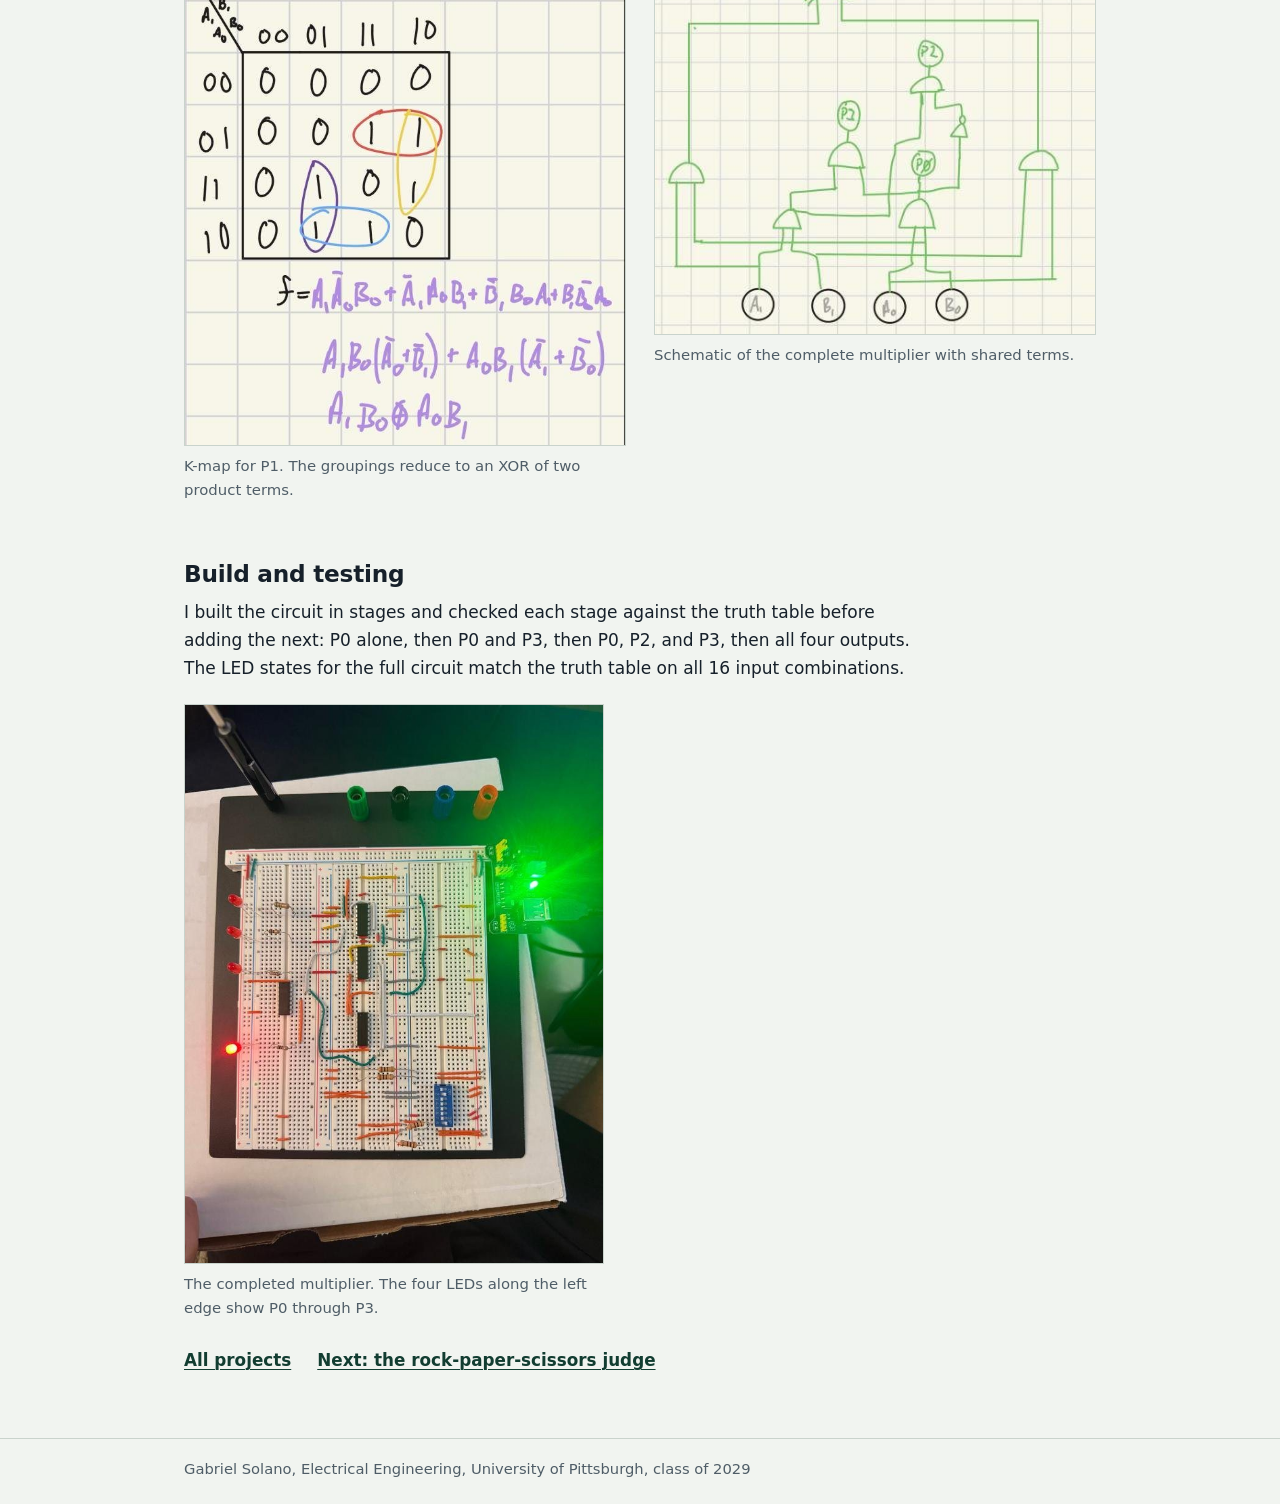
<file: multiplier.html>
<!DOCTYPE html>
<html lang="en">
<head>
<meta charset="utf-8">
<meta name="viewport" content="width=device-width, initial-scale=1">
<title>Two-bit multiplier | Gabriel Solano</title>
<meta name="description" content="Design, schematic, testing, and live demo of a two-bit multiplier built from 74HC logic chips.">
<link rel="stylesheet" href="style.css">
</head>
<body>
<a class="skip" href="#main">Skip to content</a>
<header class="site"><div class="wrap">
<a class="brand" href="index.html">Gabriel Solano</a>
<nav aria-label="Main"><ul><li><a href="index.html">Home</a></li><li><a href="projects.html" aria-current="page">Projects</a></li><li><a href="about.html">About</a></li></ul></nav>
</div></header>
<main id="main"><div class="wrap">
<p class="crumb"><a href="projects.html">Projects</a> / Two-bit multiplier</p>
<h1>Two-bit multiplier</h1>
<p class="sub">Digital Circuits and Systems, Lab 4, Fall 2026</p>
<p class="lede">A combinational circuit that multiplies two 2-bit numbers and shows the 4-bit product on LEDs, built from 74HC-series logic chips on a breadboard.</p>
<dl class="facts"><div><dt>Inputs</dt><dd>A1 A0 and B1 B0, from a DIP switch</dd></div><div><dt>Outputs</dt><dd>P3 P2 P1 P0, on four LEDs</dd></div><div><dt>Chips</dt><dd>4 (7404, 7486, and two 7408)</dd></div><div><dt>Gates</dt><dd>8 (6 AND, 1 NOT, 1 XOR)</dd></div></dl>
<h2>Live demo</h2>
<div class="demo"><iframe src="multiplier-demo.html" title="Interactive two-bit multiplier" style="height:330px" scrolling="no" loading="lazy"></iframe></div>
<p class="demo-note">Flip the switches and the LEDs update. They are computed from my gate equations, not from a multiply operator.</p>
<h2>Problem</h2>
<p>Multiply two unsigned 2-bit numbers. The largest product is 3 × 3 = 9, which is 1001 in binary, so the circuit has four inputs and four outputs. Each output is its own Boolean function of A1, A0, B1, and B0.</p>
<h2>Design</h2>
<p>I wrote the truth table for all 16 input combinations and reduced each output with a K-map.</p>
<pre class="eq">P0 = A0·B0
P1 = A1·B0 ⊕ A0·B1
P2 = A1·B1·(A0·B0)'
P3 = A1·A0·B1·B0</pre>
<p>The outputs share terms. A1·B1 feeds both P2 and P3, and P0 is reused as an input to P2 (inverted) and P3. Every gate has two inputs, which matches the fan-in of 7400-series gates, and sharing keeps the whole design to 8 gates.</p>
<div class="figs">
<figure><img src="3-multiplier-kmap-P1.jpg" alt="Hand-drawn K-map for P1 with four grouped pairs of ones and the simplified result A1B0 XOR A0B1." loading="lazy"><figcaption>K-map for P1. The groupings reduce to an XOR of two product terms.</figcaption></figure>
<figure><img src="2-multiplier-schematic.jpg" alt="Hand-drawn gate schematic of the complete multiplier with outputs P0 through P3." loading="lazy"><figcaption>Schematic of the complete multiplier with shared terms.</figcaption></figure>
</div>
<h2>Build and testing</h2>
<p>I built the circuit in stages and checked each stage against the truth table before adding the next: P0 alone, then P0 and P3, then P0, P2, and P3, then all four outputs. The LED states for the full circuit match the truth table on all 16 input combinations.</p>
<figure class="narrow"><img src="1-multiplier-build.jpg" alt="Completed multiplier on a breadboard with three logic chips, a DIP switch bank at the lower right, and four red LEDs along the left edge." loading="lazy"><figcaption>The completed multiplier. The four LEDs along the left edge show P0 through P3.</figcaption></figure>
<ul class="links"><li><a href="projects.html">All projects</a></li><li><a href="rps-judge.html">Next: the rock-paper-scissors judge</a></li></ul>
</div></main>
<footer class="site"><div class="wrap">Gabriel Solano, Electrical Engineering, University of Pittsburgh, class of 2029</div></footer>
<script>
addEventListener("message",function(e){if(!e.data||typeof e.data.demoHeight!=="number")return;
document.querySelectorAll(".demo iframe").forEach(function(f){if(f.contentWindow===e.source)f.style.height=(e.data.demoHeight+4)+"px"})});
</script>
</body>
</html>
</file>
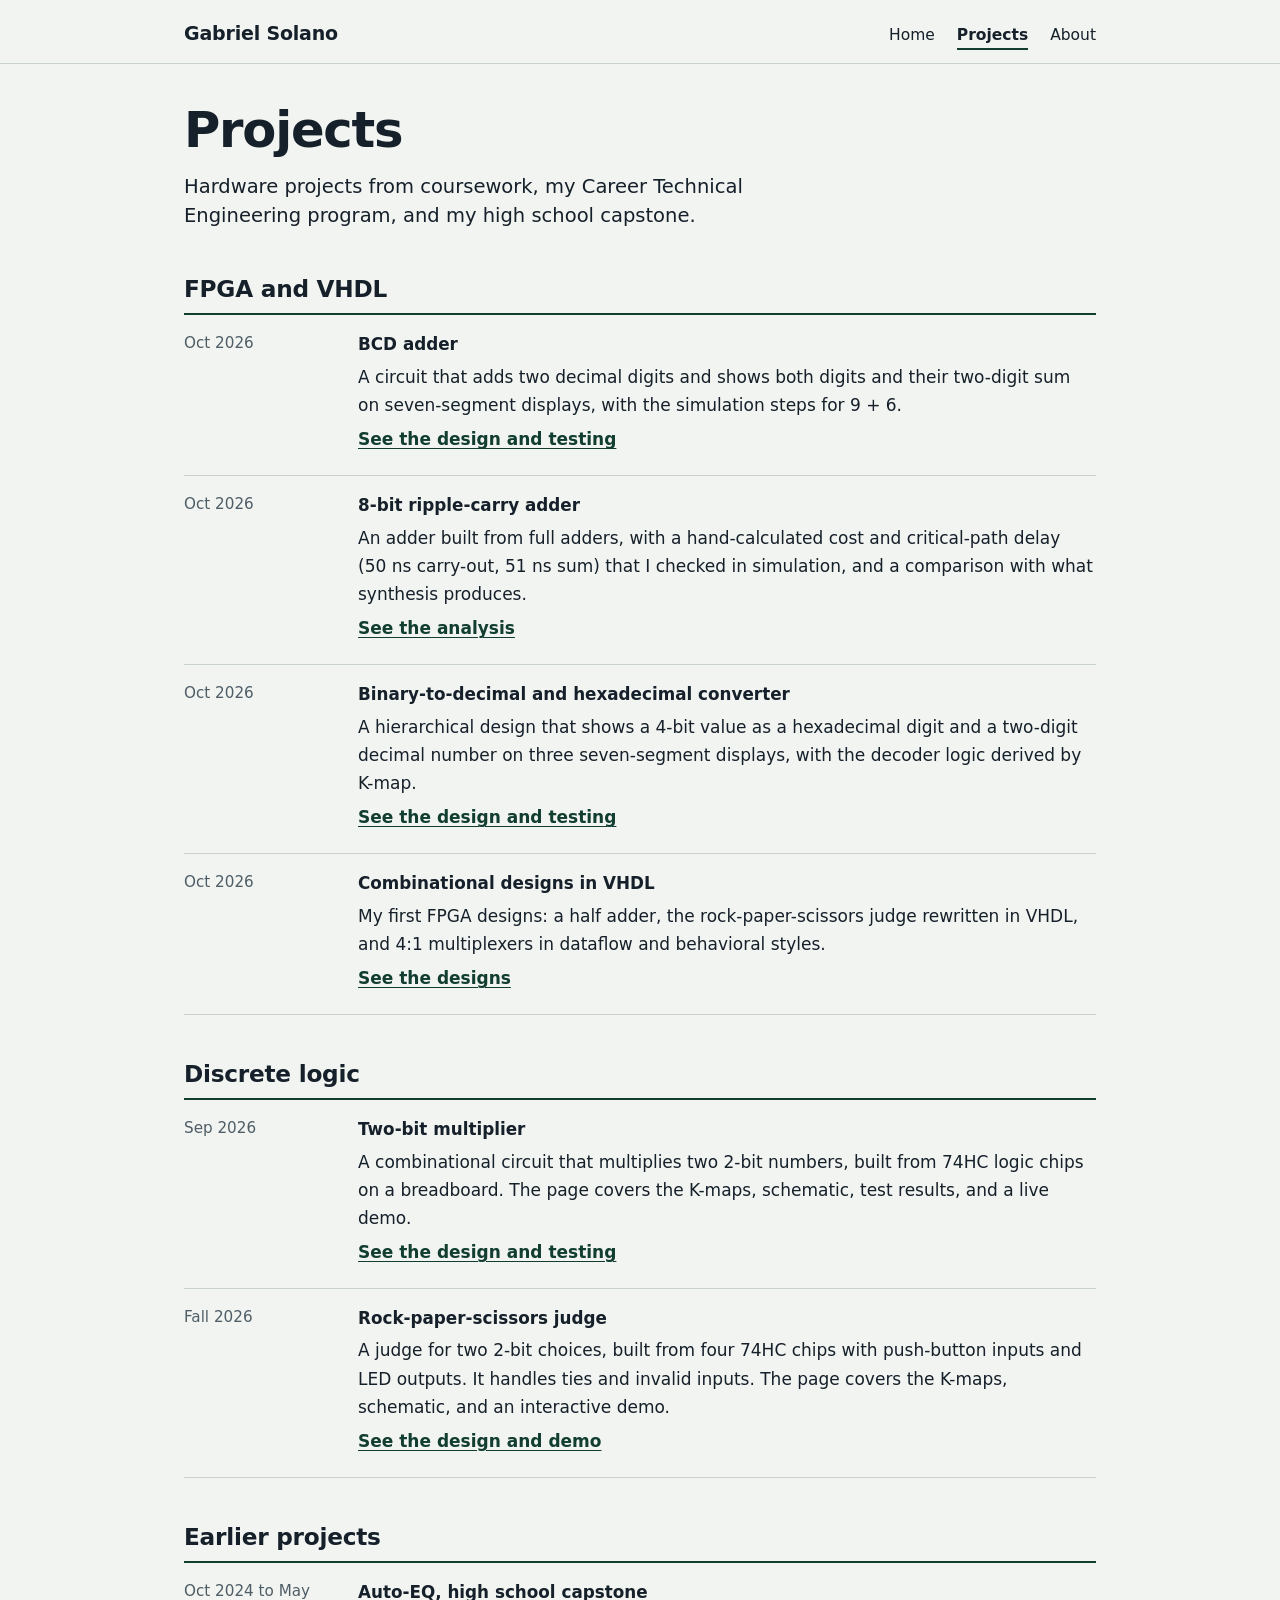
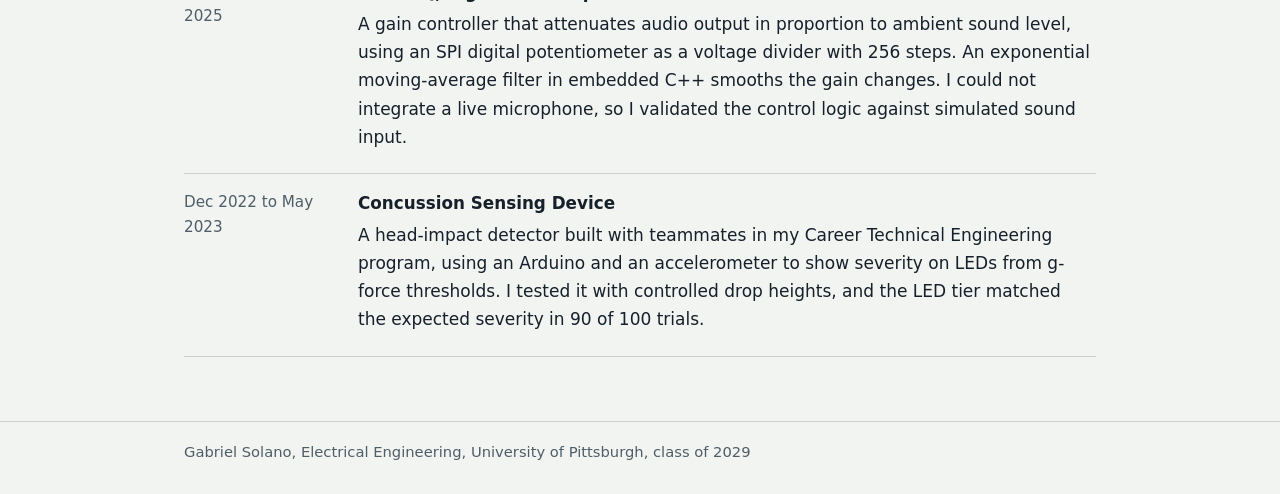
<file: projects.html>
<!DOCTYPE html>
<html lang="en">
<head>
<meta charset="utf-8">
<meta name="viewport" content="width=device-width, initial-scale=1">
<title>Projects | Gabriel Solano</title>
<meta name="description" content="Hardware projects by Gabriel Solano: FPGA designs in VHDL, logic circuits, and embedded builds.">
<link rel="stylesheet" href="style.css">
</head>
<body>
<a class="skip" href="#main">Skip to content</a>
<header class="site"><div class="wrap">
<a class="brand" href="index.html">Gabriel Solano</a>
<nav aria-label="Main"><ul><li><a href="index.html">Home</a></li><li><a href="projects.html" aria-current="page">Projects</a></li><li><a href="about.html">About</a></li></ul></nav>
</div></header>
<main id="main"><div class="wrap">
<h1>Projects</h1>
<p class="lede">Hardware projects from coursework, my Career Technical Engineering program, and my high school capstone.</p>
<h2>FPGA and VHDL</h2>
<ul class="work">
<li><div class="when">Oct 2026</div><div><h3>BCD adder</h3><p>A circuit that adds two decimal digits and shows both digits and their two-digit sum on seven-segment displays, with the simulation steps for 9 + 6.</p><p><a class="more" href="bcd-adder.html">See the design and testing</a></p></div></li>
<li><div class="when">Oct 2026</div><div><h3>8-bit ripple-carry adder</h3><p>An adder built from full adders, with a hand-calculated cost and critical-path delay (50 ns carry-out, 51 ns sum) that I checked in simulation, and a comparison with what synthesis produces.</p><p><a class="more" href="adder.html">See the analysis</a></p></div></li>
<li><div class="when">Oct 2026</div><div><h3>Binary-to-decimal and hexadecimal converter</h3><p>A hierarchical design that shows a 4-bit value as a hexadecimal digit and a two-digit decimal number on three seven-segment displays, with the decoder logic derived by K-map.</p><p><a class="more" href="converter.html">See the design and testing</a></p></div></li>
<li><div class="when">Oct 2026</div><div><h3>Combinational designs in VHDL</h3><p>My first FPGA designs: a half adder, the rock-paper-scissors judge rewritten in VHDL, and 4:1 multiplexers in dataflow and behavioral styles.</p><p><a class="more" href="vhdl-basics.html">See the designs</a></p></div></li>
</ul>
<h2>Discrete logic</h2>
<ul class="work">
<li><div class="when">Sep 2026</div><div><h3>Two-bit multiplier</h3><p>A combinational circuit that multiplies two 2-bit numbers, built from 74HC logic chips on a breadboard. The page covers the K-maps, schematic, test results, and a live demo.</p><p><a class="more" href="multiplier.html">See the design and testing</a></p></div></li>
<li><div class="when">Fall 2026</div><div><h3>Rock-paper-scissors judge</h3><p>A judge for two 2-bit choices, built from four 74HC chips with push-button inputs and LED outputs. It handles ties and invalid inputs. The page covers the K-maps, schematic, and an interactive demo.</p><p><a class="more" href="rps-judge.html">See the design and demo</a></p></div></li>
</ul>
<h2>Earlier projects</h2>
<ul class="work">
<li><div class="when">Oct 2024 to May 2025</div><div><h3>Auto-EQ, high school capstone</h3><p>A gain controller that attenuates audio output in proportion to ambient sound level, using an SPI digital potentiometer as a voltage divider with 256 steps. An exponential moving-average filter in embedded C++ smooths the gain changes. I could not integrate a live microphone, so I validated the control logic against simulated sound input.</p></div></li>
<li><div class="when">Dec 2022 to May 2023</div><div><h3>Concussion Sensing Device</h3><p>A head-impact detector built with teammates in my Career Technical Engineering program, using an Arduino and an accelerometer to show severity on LEDs from g-force thresholds. I tested it with controlled drop heights, and the LED tier matched the expected severity in 90 of 100 trials.</p></div></li>
</ul>
</div></main>
<footer class="site"><div class="wrap">Gabriel Solano, Electrical Engineering, University of Pittsburgh, class of 2029</div></footer>

</body>
</html>
</file>
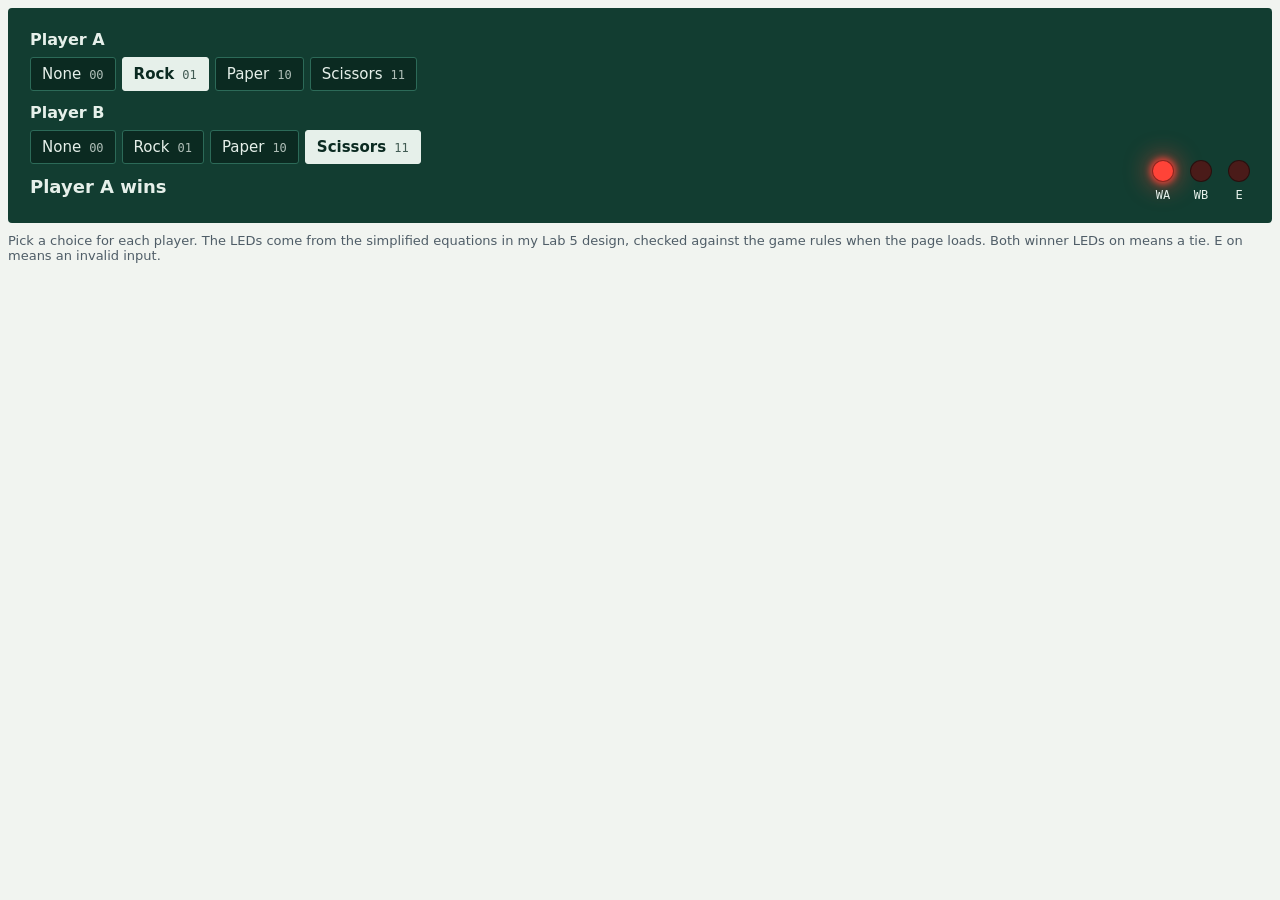
<file: rps-demo.html>
<!DOCTYPE html>
<html lang="en">
<head>
<meta charset="utf-8">
<meta name="viewport" content="width=device-width, initial-scale=1">
<title>Rock-paper-scissors judge demo</title>
<style>
  *{box-sizing:border-box}
  body{margin:0;padding:8px;font-family:"Segoe UI",system-ui,-apple-system,Roboto,Helvetica,Arial,sans-serif;color:#16202A;background:#F1F4F0}
  .board{background:#123D31;color:#E6F0EA;border-radius:4px;padding:22px;display:flex;flex-wrap:wrap;gap:24px;justify-content:space-between;align-items:flex-end}
  fieldset{border:0;margin:0 0 12px;padding:0;min-width:0}
  legend{padding:0;margin-bottom:8px;font-weight:700}
  .row{display:flex;flex-wrap:wrap;gap:6px}
  .opt{position:relative}
  .opt input{position:absolute;opacity:0;width:100%;height:100%;margin:0;cursor:pointer}
  .opt label{display:inline-block;padding:7px 11px;border-radius:3px;font-size:15px;background:#0B2A21;border:1px solid #2C6A58;color:#E6F0EA;cursor:pointer}
  .opt input:checked+label{background:#E6F0EA;color:#0B2A21;border-color:#E6F0EA;font-weight:700}
  .opt input:focus-visible+label{outline:3px solid #FFD95A;outline-offset:2px}
  .bits{margin-left:8px;font:12px Consolas,Menlo,monospace;opacity:.75}
  .outs{display:flex;gap:16px;margin-left:auto}
  .led-cell{display:flex;flex-direction:column;align-items:center;gap:7px}
  .sig{font:12px/1 Consolas,Menlo,monospace}
  .led{width:22px;height:22px;border-radius:50%;background:#4A1B19;border:1px solid rgba(0,0,0,.45)}
  .led.on{background:#FF4338;box-shadow:0 0 6px 2px rgba(255,67,56,.85),0 0 22px 7px rgba(255,67,56,.4)}
  .verdict{margin:6px 0 0;font-size:18px;font-weight:700;min-height:1.4em}
  pre{margin:16px 0 0;padding-left:12px;border-left:3px solid #123D31;font:13.5px/1.7 Consolas,Menlo,monospace}
  p.note{margin:10px 0 0;font-size:13px;color:#4F5D67}
</style>
</head>
<body>
<div class="board">
  <div id="ctl"></div>
  <div class="outs" role="group" aria-label="Output LEDs" id="outs"></div>
</div>
<p class="note">Pick a choice for each player. The LEDs come from the simplified equations in my Lab 5 design, checked against the game rules when the page loads. Both winner LEDs on means a tie. E on means an invalid input.</p>
<script>
const opts=[["None","00"],["Rock","01"],["Paper","10"],["Scissors","11"]], sel={A:1,B:3};
function judge(a1,a0,b1,b0){const xa=a1^b0,xb=a0^b1;return{wa:xa|(b0&(xb^1)),wb:xb|(b1&(xa^1)),e:((a1^1)&(a0^1))|((b1^1)&(b0^1))}}
const ctl=document.getElementById("ctl"), outs=document.getElementById("outs");
const leds={};
["WA","WB","E"].forEach(n=>{const c=document.createElement("div");c.className="led-cell";
  const l=document.createElement("span");l.className="led";l.setAttribute("role","img");
  const s=document.createElement("span");s.className="sig";s.textContent=n;c.append(l,s);outs.appendChild(c);leds[n]=l});
["A","B"].forEach(p=>{
  const f=document.createElement("fieldset"),lg=document.createElement("legend");lg.textContent="Player "+p;f.appendChild(lg);
  const r=document.createElement("div");r.className="row";
  opts.forEach((o,i)=>{const w=document.createElement("span");w.className="opt";
    const id="r"+p+i,inp=document.createElement("input");inp.type="radio";inp.name="p"+p;inp.id=id;inp.checked=sel[p]===i;
    inp.onchange=()=>{sel[p]=i;draw()};
    const lb=document.createElement("label");lb.htmlFor=id;lb.textContent=o[0];
    const b=document.createElement("span");b.className="bits";b.textContent=o[1];lb.appendChild(b);w.append(inp,lb);r.appendChild(w)});
  f.appendChild(r);ctl.appendChild(f)});
const v=document.createElement("p");v.className="verdict";v.setAttribute("aria-live","polite");ctl.appendChild(v);
function bits(i){return opts[i][1].split("").map(Number)}
function draw(){
  const r=judge(...bits(sel.A),...bits(sel.B));
  leds.WA.classList.toggle("on",!!r.wa);leds.WB.classList.toggle("on",!!r.wb);leds.E.classList.toggle("on",!!r.e);
  v.textContent=r.e?"Invalid input: E is on":(r.wa&&r.wb?"Tie":(r.wa?"Player A wins":"Player B wins"));
}
(function check(){const ch={1:"R",2:"P",3:"S"},beats=["PR","SP","RS"];
  for(let a=0;a<4;a++)for(let b=0;b<4;b++){const r=judge(...bits(a),...bits(b));
    if(!a||!b){console.assert(r.e===1,"E",a,b);continue}
    const want=ch[a]===ch[b]?[1,1]:beats.includes(ch[a]+ch[b])?[1,0]:[0,1];
    console.assert(r.e===0&&r.wa===want[0]&&r.wb===want[1],"judge",a,b)}})();
draw();

(function(){function sz(){parent.postMessage({demoHeight:document.body.offsetHeight},"*")}
addEventListener("load",sz);addEventListener("resize",sz);if(window.ResizeObserver)new ResizeObserver(sz).observe(document.body)})();
</script>
</body>
</html>
</file>
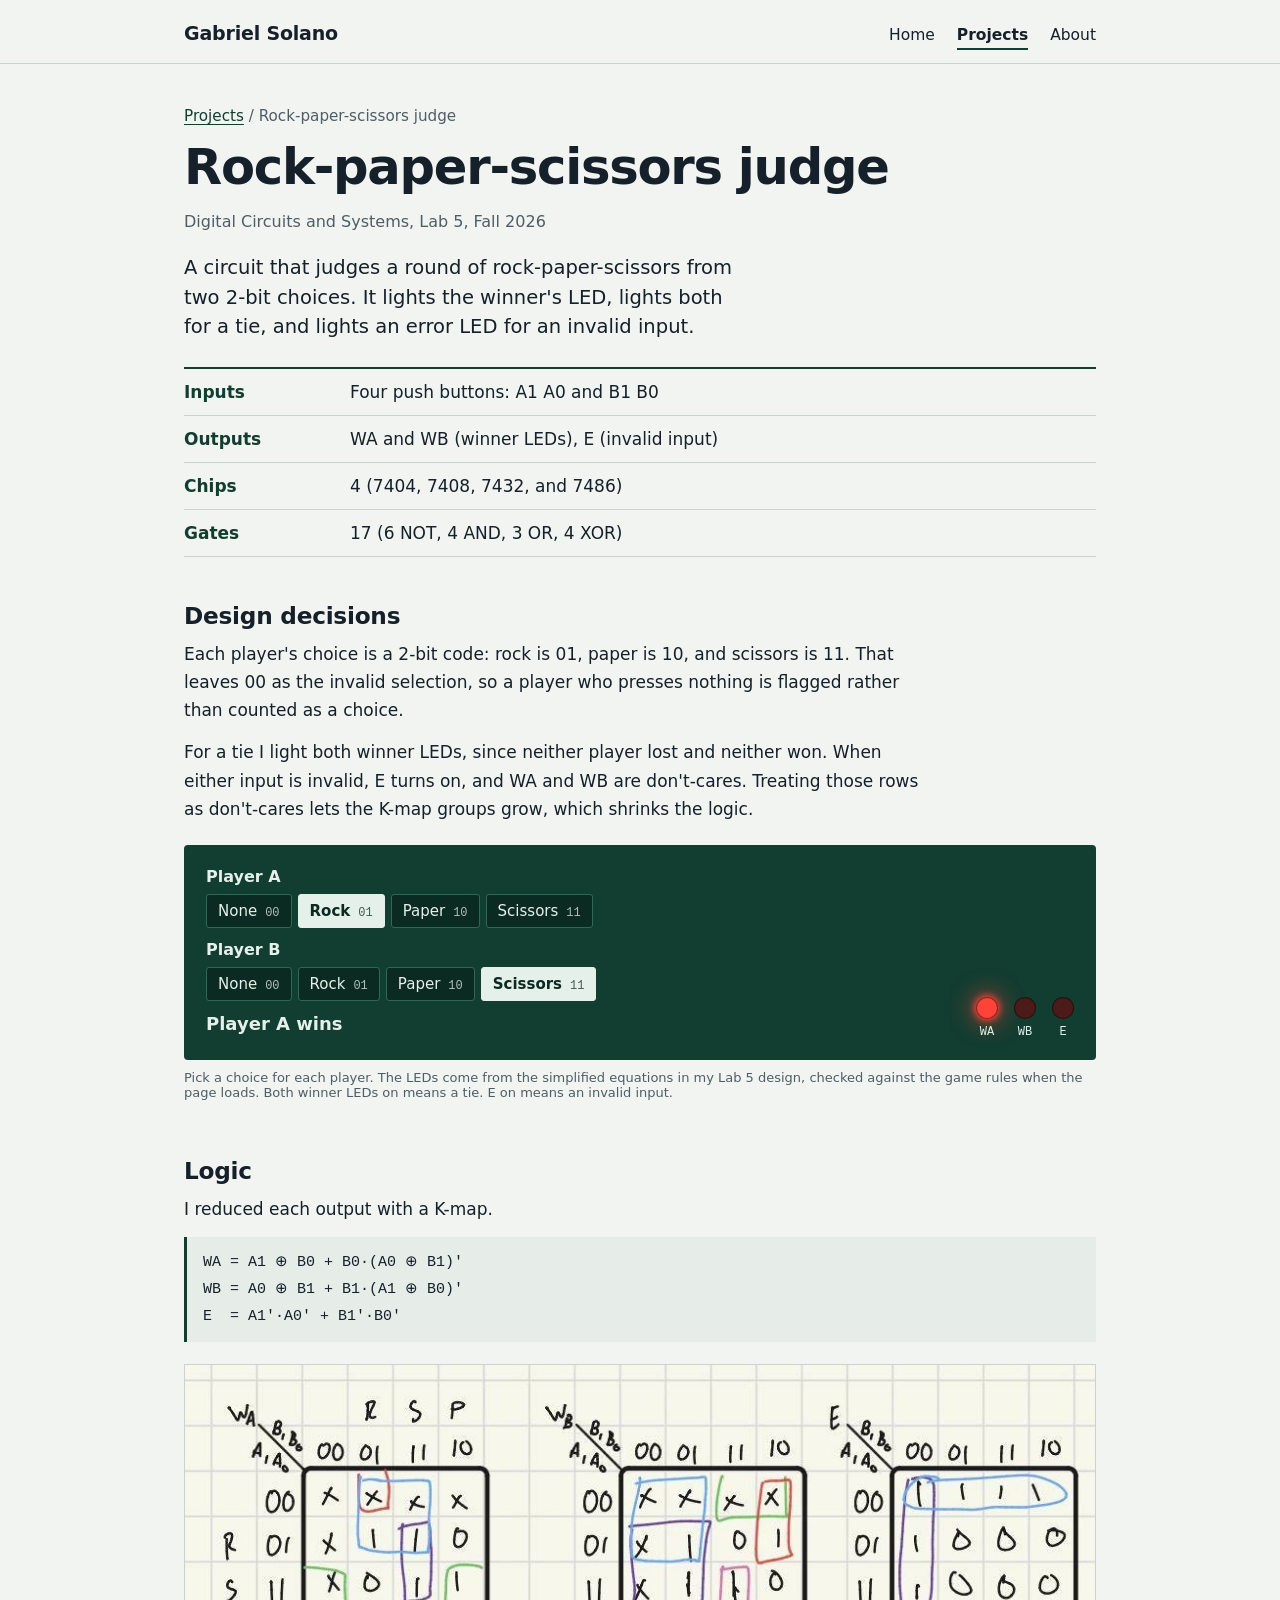
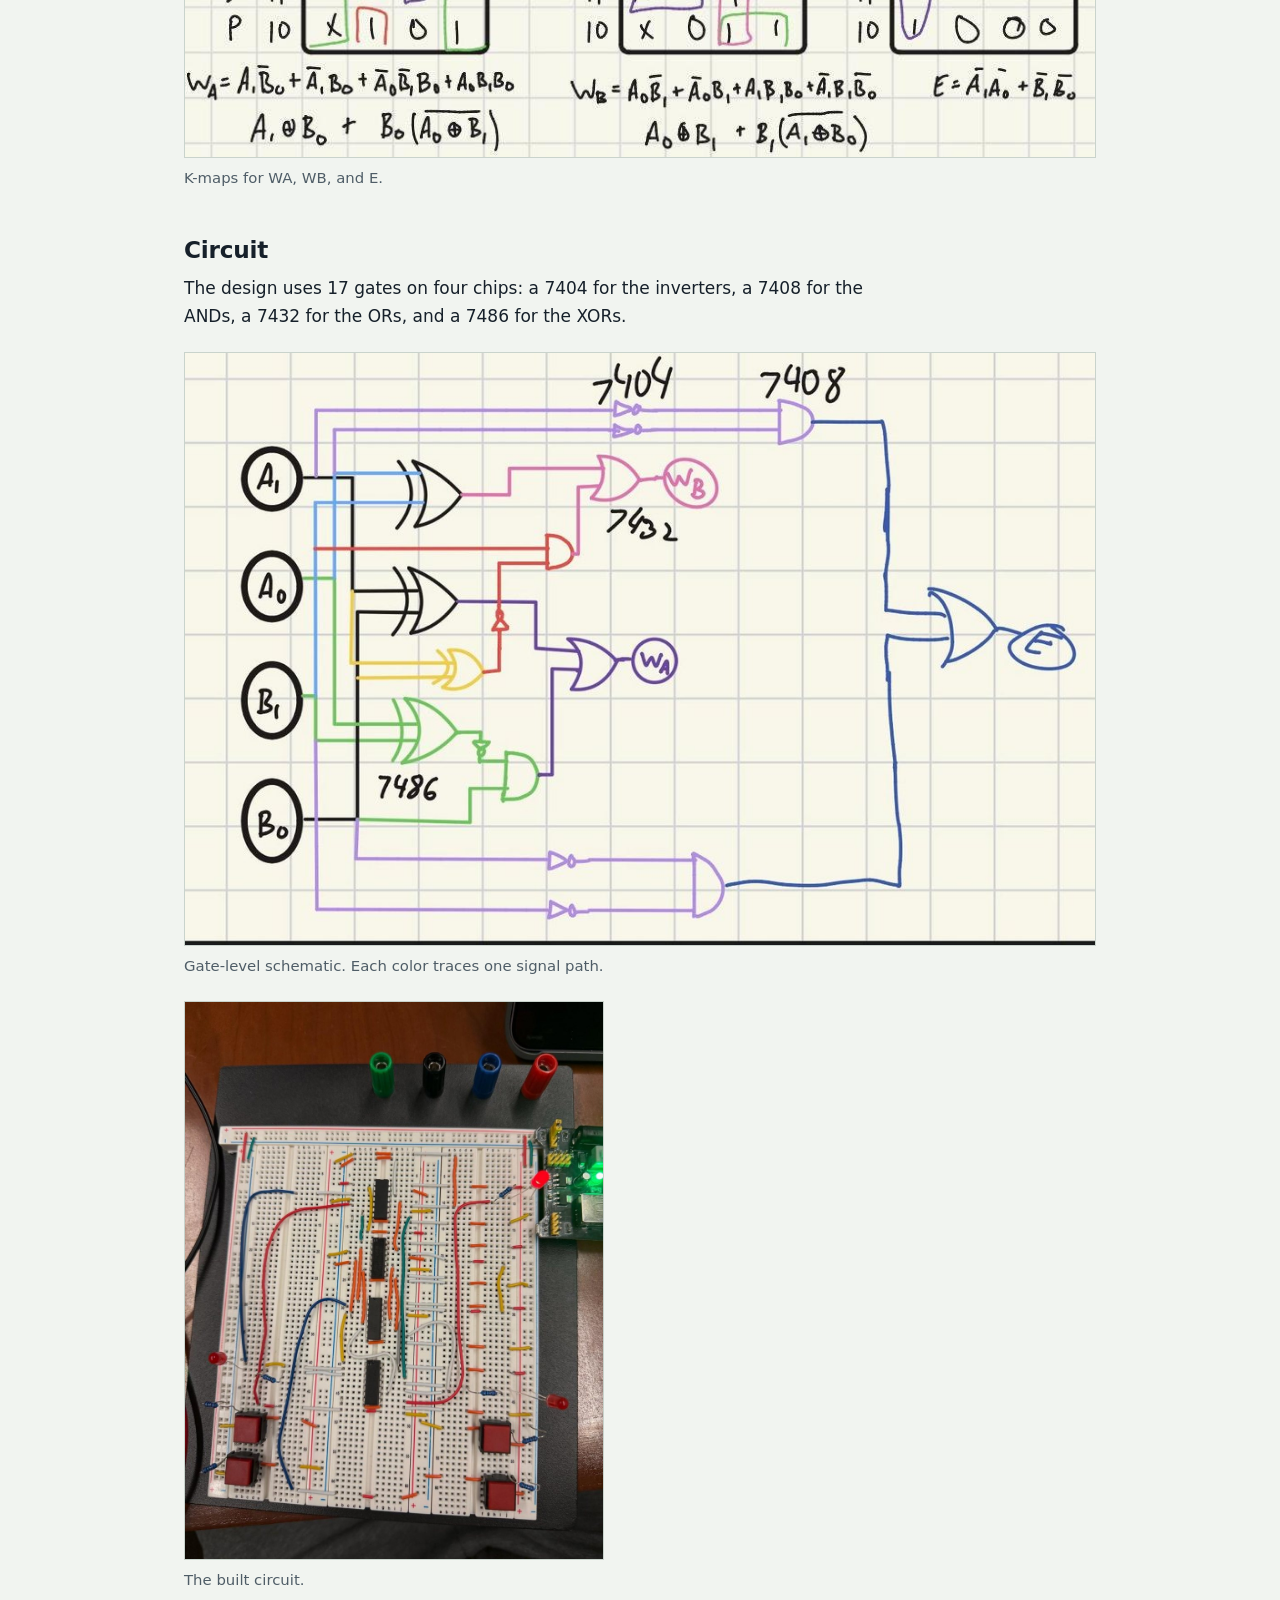
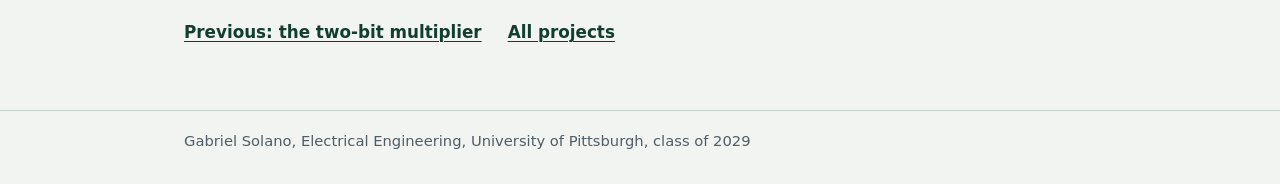
<file: rps-judge.html>
<!DOCTYPE html>
<html lang="en">
<head>
<meta charset="utf-8">
<meta name="viewport" content="width=device-width, initial-scale=1">
<title>Rock-paper-scissors judge | Gabriel Solano</title>
<meta name="description" content="A rock-paper-scissors judge built from 74HC logic chips, with K-maps, schematic, and an interactive demo.">
<link rel="stylesheet" href="style.css">
</head>
<body>
<a class="skip" href="#main">Skip to content</a>
<header class="site"><div class="wrap">
<a class="brand" href="index.html">Gabriel Solano</a>
<nav aria-label="Main"><ul><li><a href="index.html">Home</a></li><li><a href="projects.html" aria-current="page">Projects</a></li><li><a href="about.html">About</a></li></ul></nav>
</div></header>
<main id="main"><div class="wrap">
<p class="crumb"><a href="projects.html">Projects</a> / Rock-paper-scissors judge</p>
<h1>Rock-paper-scissors judge</h1>
<p class="sub">Digital Circuits and Systems, Lab 5, Fall 2026</p>
<p class="lede">A circuit that judges a round of rock-paper-scissors from two 2-bit choices. It lights the winner's LED, lights both for a tie, and lights an error LED for an invalid input.</p>
<dl class="facts"><div><dt>Inputs</dt><dd>Four push buttons: A1 A0 and B1 B0</dd></div><div><dt>Outputs</dt><dd>WA and WB (winner LEDs), E (invalid input)</dd></div><div><dt>Chips</dt><dd>4 (7404, 7408, 7432, and 7486)</dd></div><div><dt>Gates</dt><dd>17 (6 NOT, 4 AND, 3 OR, 4 XOR)</dd></div></dl>
<h2>Design decisions</h2>
<p>Each player's choice is a 2-bit code: rock is 01, paper is 10, and scissors is 11. That leaves 00 as the invalid selection, so a player who presses nothing is flagged rather than counted as a choice.</p>
<p>For a tie I light both winner LEDs, since neither player lost and neither won. When either input is invalid, E turns on, and WA and WB are don't-cares. Treating those rows as don't-cares lets the K-map groups grow, which shrinks the logic.</p>
<div class="demo"><iframe src="rps-demo.html" title="Interactive rock-paper-scissors judge" style="height:430px" scrolling="no" loading="lazy"></iframe></div>
<h2>Logic</h2>
<p>I reduced each output with a K-map.</p>
<pre class="eq">WA = A1 ⊕ B0 + B0·(A0 ⊕ B1)'
WB = A0 ⊕ B1 + B1·(A1 ⊕ B0)'
E  = A1'·A0' + B1'·B0'</pre>
<figure><img src="6-rps-kmaps.jpg" alt="Three hand-drawn K-maps for WA, WB, and E with grouped ones and don't-cares, and the simplified equations underneath." loading="lazy"><figcaption>K-maps for WA, WB, and E.</figcaption></figure>
<h2>Circuit</h2>
<p>The design uses 17 gates on four chips: a 7404 for the inverters, a 7408 for the ANDs, a 7432 for the ORs, and a 7486 for the XORs.</p>
<figure><img src="5-rps-schematic.jpg" alt="Color-coded hand-drawn schematic with inputs A1, A0, B1, B0 on the left, XOR, AND, and OR gates in the middle, and outputs WA, WB, and E on the right." loading="lazy"><figcaption>Gate-level schematic. Each color traces one signal path.</figcaption></figure>
<figure class="narrow"><img src="4-rps-build.jpg" alt="Breadboard build with four logic chips stacked in the center, two input buttons at each lower corner, and red LEDs at the edges." loading="lazy"><figcaption>The built circuit.</figcaption></figure>
<ul class="links"><li><a href="multiplier.html">Previous: the two-bit multiplier</a></li><li><a href="projects.html">All projects</a></li></ul>
</div></main>
<footer class="site"><div class="wrap">Gabriel Solano, Electrical Engineering, University of Pittsburgh, class of 2029</div></footer>
<script>
addEventListener("message",function(e){if(!e.data||typeof e.data.demoHeight!=="number")return;
document.querySelectorAll(".demo iframe").forEach(function(f){if(f.contentWindow===e.source)f.style.height=(e.data.demoHeight+4)+"px"})});
</script>
</body>
</html>
</file>
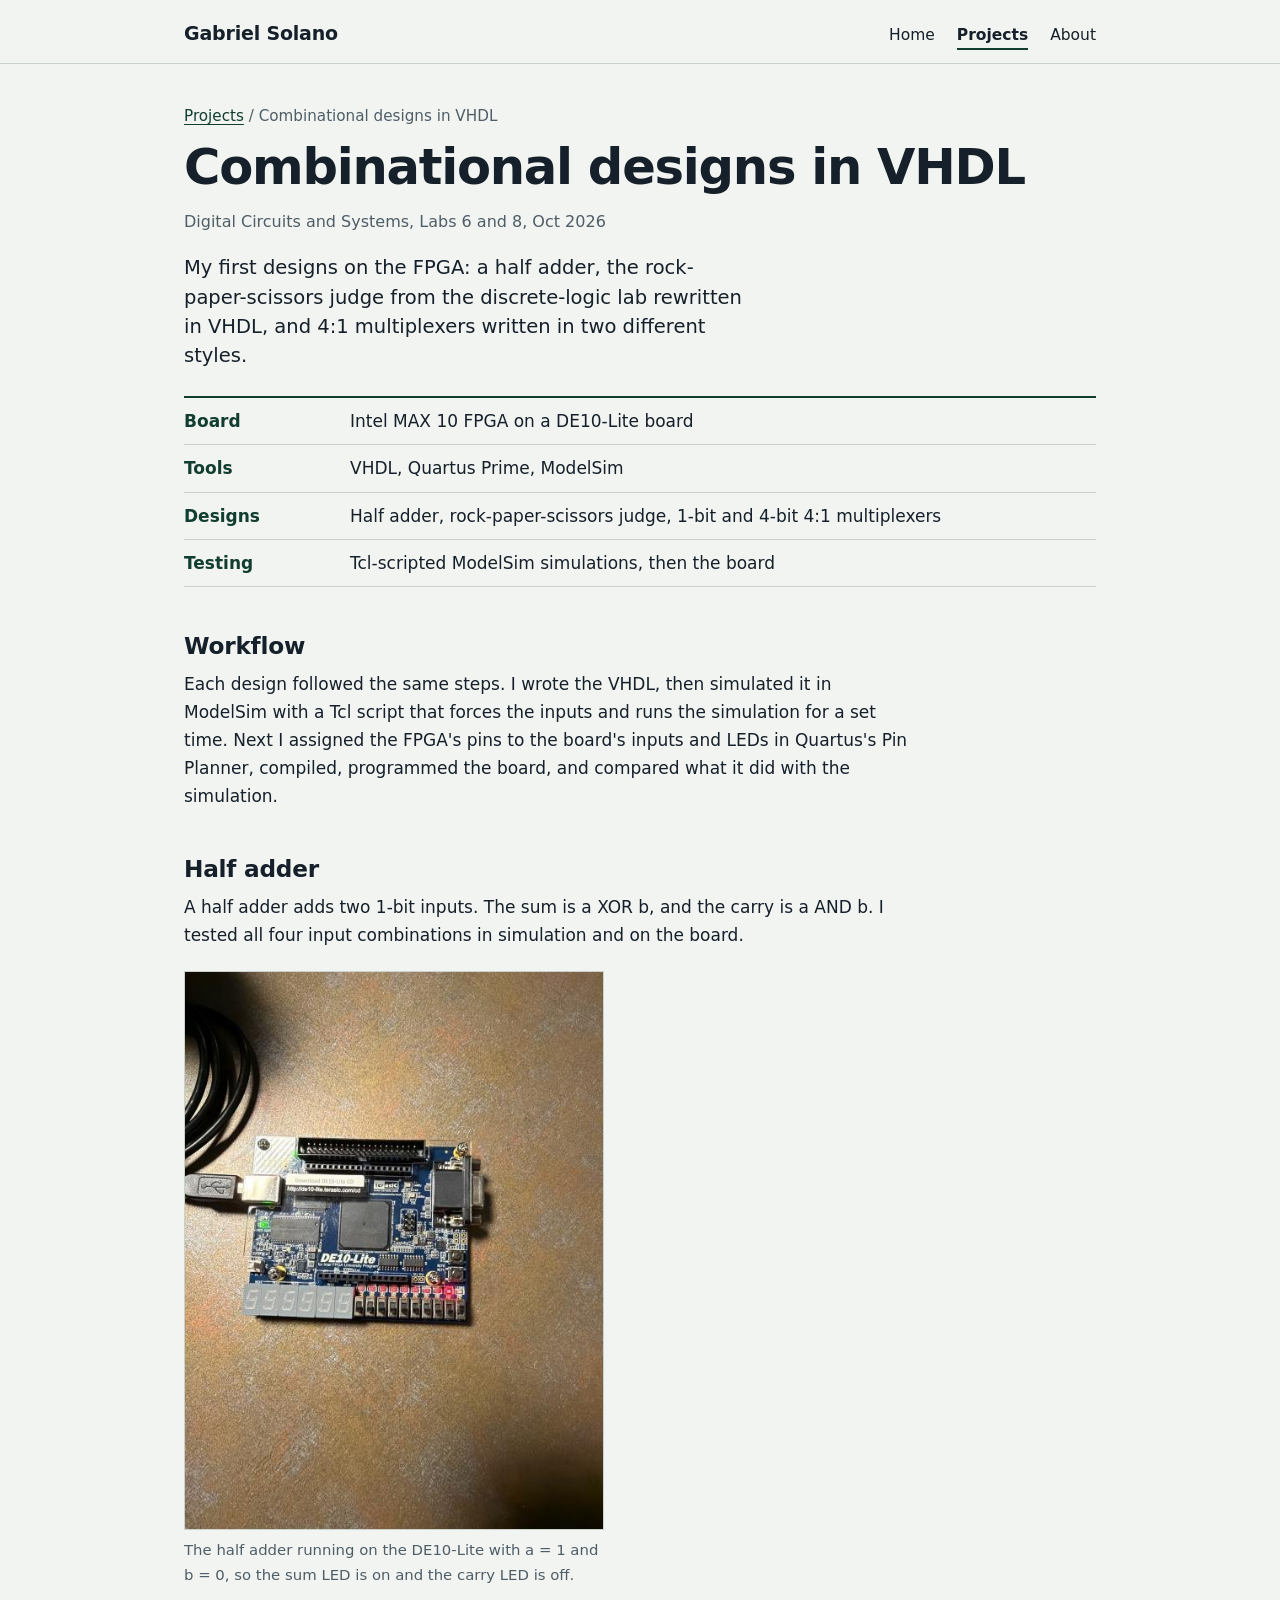
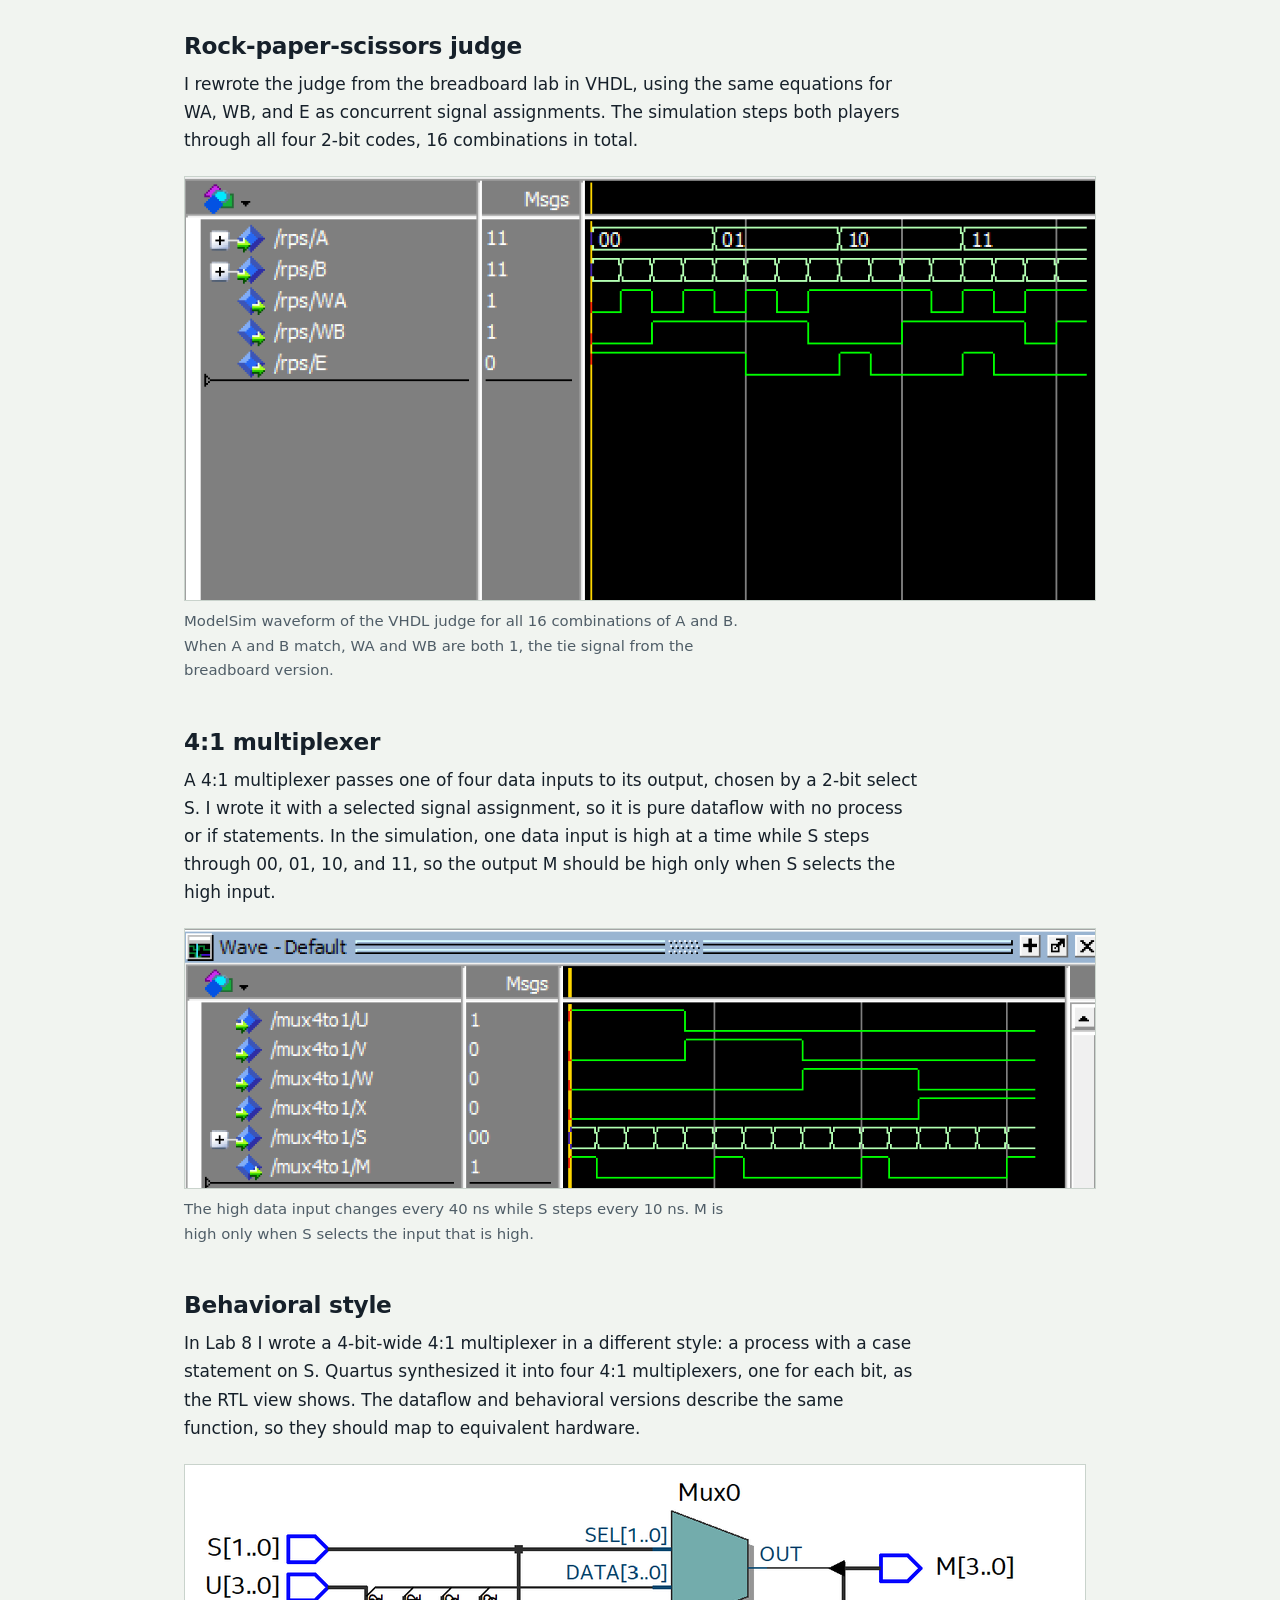
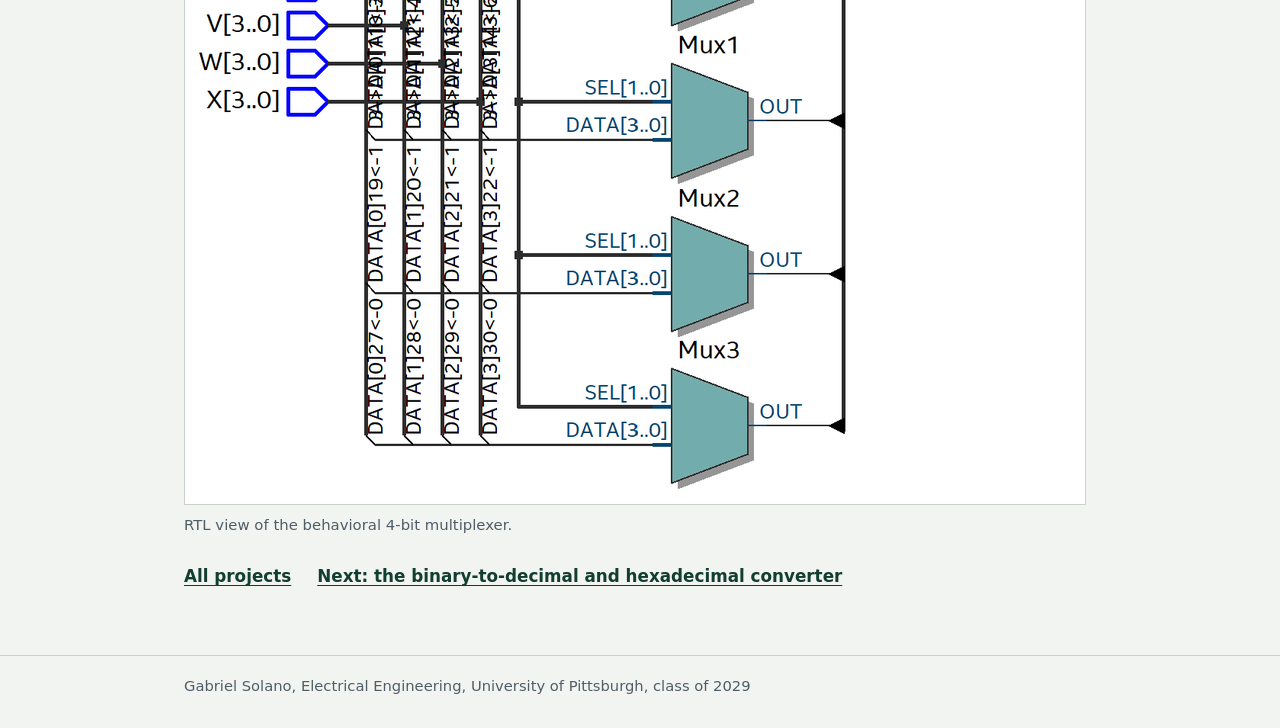
<file: vhdl-basics.html>
<!DOCTYPE html>
<html lang="en">
<head>
<meta charset="utf-8">
<meta name="viewport" content="width=device-width, initial-scale=1">
<title>Combinational designs in VHDL | Gabriel Solano</title>
<meta name="description" content="A half adder, a rock-paper-scissors judge, and 4:1 multiplexers written in VHDL for an Intel MAX 10 FPGA, with simulations.">
<link rel="stylesheet" href="style.css">
</head>
<body>
<a class="skip" href="#main">Skip to content</a>
<header class="site"><div class="wrap">
<a class="brand" href="index.html">Gabriel Solano</a>
<nav aria-label="Main"><ul><li><a href="index.html">Home</a></li><li><a href="projects.html" aria-current="page">Projects</a></li><li><a href="about.html">About</a></li></ul></nav>
</div></header>
<main id="main"><div class="wrap">
<p class="crumb"><a href="projects.html">Projects</a> / Combinational designs in VHDL</p>
<h1>Combinational designs in VHDL</h1>
<p class="sub">Digital Circuits and Systems, Labs 6 and 8, Oct 2026</p>
<p class="lede">My first designs on the FPGA: a half adder, the rock-paper-scissors judge from the discrete-logic lab rewritten in VHDL, and 4:1 multiplexers written in two different styles.</p>
<dl class="facts"><div><dt>Board</dt><dd>Intel MAX 10 FPGA on a DE10-Lite board</dd></div><div><dt>Tools</dt><dd>VHDL, Quartus Prime, ModelSim</dd></div><div><dt>Designs</dt><dd>Half adder, rock-paper-scissors judge, 1-bit and 4-bit 4:1 multiplexers</dd></div><div><dt>Testing</dt><dd>Tcl-scripted ModelSim simulations, then the board</dd></div></dl>
<h2>Workflow</h2>
<p>Each design followed the same steps. I wrote the VHDL, then simulated it in ModelSim with a Tcl script that forces the inputs and runs the simulation for a set time. Next I assigned the FPGA's pins to the board's inputs and LEDs in Quartus's Pin Planner, compiled, programmed the board, and compared what it did with the simulation.</p>
<h2>Half adder</h2>
<p>A half adder adds two 1-bit inputs. The sum is a XOR b, and the carry is a AND b. I tested all four input combinations in simulation and on the board.</p>
<figure class="narrow"><img src="vhdl-halfadder-board.jpg" alt="DE10-Lite development board on a desk with one red LED lit." loading="lazy"><figcaption>The half adder running on the DE10-Lite with a = 1 and b = 0, so the sum LED is on and the carry LED is off.</figcaption></figure>
<h2>Rock-paper-scissors judge</h2>
<p>I rewrote the judge from the breadboard lab in VHDL, using the same equations for WA, WB, and E as concurrent signal assignments. The simulation steps both players through all four 2-bit codes, 16 combinations in total.</p>
<figure><img src="vhdl-rps-sim.png" alt="ModelSim waveform with signals A, B, WA, WB, and E over all 16 combinations of A and B." loading="lazy"><figcaption>ModelSim waveform of the VHDL judge for all 16 combinations of A and B. When A and B match, WA and WB are both 1, the tie signal from the breadboard version.</figcaption></figure>
<h2>4:1 multiplexer</h2>
<p>A 4:1 multiplexer passes one of four data inputs to its output, chosen by a 2-bit select S. I wrote it with a selected signal assignment, so it is pure dataflow with no process or if statements. In the simulation, one data input is high at a time while S steps through 00, 01, 10, and 11, so the output M should be high only when S selects the high input.</p>
<figure><img src="vhdl-mux-sim.png" alt="ModelSim waveform with signals U, V, W, X, S, and M over 160 nanoseconds." loading="lazy"><figcaption>The high data input changes every 40 ns while S steps every 10 ns. M is high only when S selects the input that is high.</figcaption></figure>
<h2>Behavioral style</h2>
<p>In Lab 8 I wrote a 4-bit-wide 4:1 multiplexer in a different style: a process with a case statement on S. Quartus synthesized it into four 4:1 multiplexers, one for each bit, as the RTL view shows. The dataflow and behavioral versions describe the same function, so they should map to equivalent hardware.</p>
<figure><img src="vhdl-mux-behavioral-rtl.png" alt="RTL viewer diagram with four multiplexer blocks, Mux0 to Mux3, sharing select input S[1..0] and data inputs U, V, W, and X, with outputs combined into M[3..0]." loading="lazy"><figcaption>RTL view of the behavioral 4-bit multiplexer.</figcaption></figure>
<ul class="links"><li><a href="projects.html">All projects</a></li><li><a href="converter.html">Next: the binary-to-decimal and hexadecimal converter</a></li></ul>
</div></main>
<footer class="site"><div class="wrap">Gabriel Solano, Electrical Engineering, University of Pittsburgh, class of 2029</div></footer>

</body>
</html>
</file>
<file: style.css>
:root{
  --paper:#F1F4F0; --ink:#16202A; --muted:#4F5D67; --green:#123D31; --green-2:#2C6A58;
  --rule:#C9D3CC; --led:#E5352B; --blue:#2D5AA6; --focus:#FFD95A;
}
*{box-sizing:border-box}
html{-webkit-text-size-adjust:100%}
body{margin:0;background:var(--paper);color:var(--ink);font:17px/1.65 "Segoe UI",system-ui,-apple-system,Roboto,Helvetica,Arial,sans-serif}
a{color:var(--green);text-decoration-thickness:1px;text-underline-offset:3px}
a:hover{color:var(--green-2)}
a:focus-visible,button:focus-visible{outline:3px solid var(--focus);outline-offset:2px}
.skip{position:absolute;left:-999px;top:8px;background:var(--green);color:#fff;padding:8px 12px;border-radius:3px;z-index:10}
.skip:focus{left:8px}

.wrap{max-width:960px;margin:0 auto;padding:0 24px}
header.site{border-bottom:1px solid var(--rule)}
header.site .wrap{display:flex;flex-wrap:wrap;align-items:baseline;justify-content:space-between;gap:8px 28px;padding-top:18px;padding-bottom:14px}
.brand{font-weight:700;font-size:19px;letter-spacing:-.01em;color:var(--ink);text-decoration:none}
nav ul{list-style:none;margin:0;padding:0;display:flex;flex-wrap:wrap;gap:4px 22px}
nav a{color:var(--ink);text-decoration:none;font-size:15.5px;padding:4px 0;border-bottom:2px solid transparent}
nav a:hover{border-bottom-color:var(--rule)}
nav a[aria-current="page"]{border-bottom-color:var(--green);font-weight:600}

main{padding:40px 0 64px}
h1{font-size:clamp(2rem,5vw,3.1rem);line-height:1.08;letter-spacing:-.025em;margin:0 0 14px;font-weight:700}
h2{font-size:1.45rem;line-height:1.25;letter-spacing:-.01em;margin:44px 0 10px}
h3{font-size:1.05rem;margin:0 0 4px}
p{margin:0 0 14px;max-width:68ch}
.lede{font-size:1.22rem;line-height:1.5;color:var(--ink);max-width:46ch;margin-bottom:26px}
.sub{color:var(--muted);margin:0 0 18px;font-size:1rem}
.crumb{font-size:.95rem;color:var(--muted);margin:0 0 12px}

.demo{margin:8px 0 6px}
.demo iframe{display:block;width:calc(100% + 16px);margin:0 -8px;border:0;min-height:260px;background:var(--paper)}
.demo-note{font-size:.95rem;color:var(--muted);max-width:68ch}

dl.facts{margin:22px 0 8px;border-top:2px solid var(--green)}
dl.facts div{display:grid;grid-template-columns:150px 1fr;gap:16px;padding:9px 0;border-bottom:1px solid var(--rule)}
dl.facts dt{font-weight:600;color:var(--green)}
dl.facts dd{margin:0}

pre.eq{margin:14px 0 18px;padding:12px 16px;border-left:3px solid var(--green);background:#E6ECE7;font:15px/1.8 Consolas,Menlo,"Courier New",monospace;overflow-x:auto}

figure{margin:22px 0}
figure img{display:block;max-width:100%;height:auto;border:1px solid var(--rule);background:#fff}
figcaption{font-size:.93rem;color:var(--muted);margin-top:8px;max-width:60ch}
.figs{display:grid;grid-template-columns:repeat(auto-fit,minmax(290px,1fr));gap:8px 28px;align-items:start}
.figs figure{margin:12px 0}
.narrow{max-width:420px}

.work{list-style:none;margin:6px 0 0;padding:0;border-top:2px solid var(--green)}
.work li{padding:16px 0;border-bottom:1px solid var(--rule);display:grid;grid-template-columns:150px 1fr;gap:4px 24px}
.work .when{color:var(--muted);font-size:.95rem}
.work p{margin:0 0 6px}
.work .more{font-weight:600}
@media (max-width:640px){.work li,dl.facts div{grid-template-columns:1fr;gap:2px}}

.links{display:flex;flex-wrap:wrap;gap:6px 26px;margin:26px 0 0;padding:0;list-style:none;font-size:1.05rem}
.links a{font-weight:600}

/* home: quick links */
.quick{list-style:none;margin:28px 0 0;padding:0;border-top:2px solid var(--green)}
.quick li{padding:16px 0;border-bottom:1px solid var(--rule);display:grid;grid-template-columns:150px 1fr;gap:4px 24px;align-items:baseline}
.quick a{font-size:1.2rem;font-weight:700;letter-spacing:-.01em}
.quick span{color:var(--muted)}
@media (max-width:640px){.quick li{grid-template-columns:1fr;gap:2px}}

/* about: portrait beside text */
.about-grid{display:grid;grid-template-columns:260px minmax(0,1fr);gap:20px 40px;align-items:start}
.portrait{margin:6px 0 0}
.portrait img{width:100%;aspect-ratio:4/5;object-fit:cover;object-position:50% 18%;border:1px solid var(--rule)}
@media (max-width:760px){.about-grid{grid-template-columns:1fr}.portrait{max-width:260px}}
.about-text h2:first-child{margin-top:0}

footer.site{border-top:1px solid var(--rule);color:var(--muted);font-size:.92rem}
footer.site .wrap{padding-top:18px;padding-bottom:30px}
@media (prefers-reduced-motion:reduce){*{transition:none!important;scroll-behavior:auto!important}}
</file>
